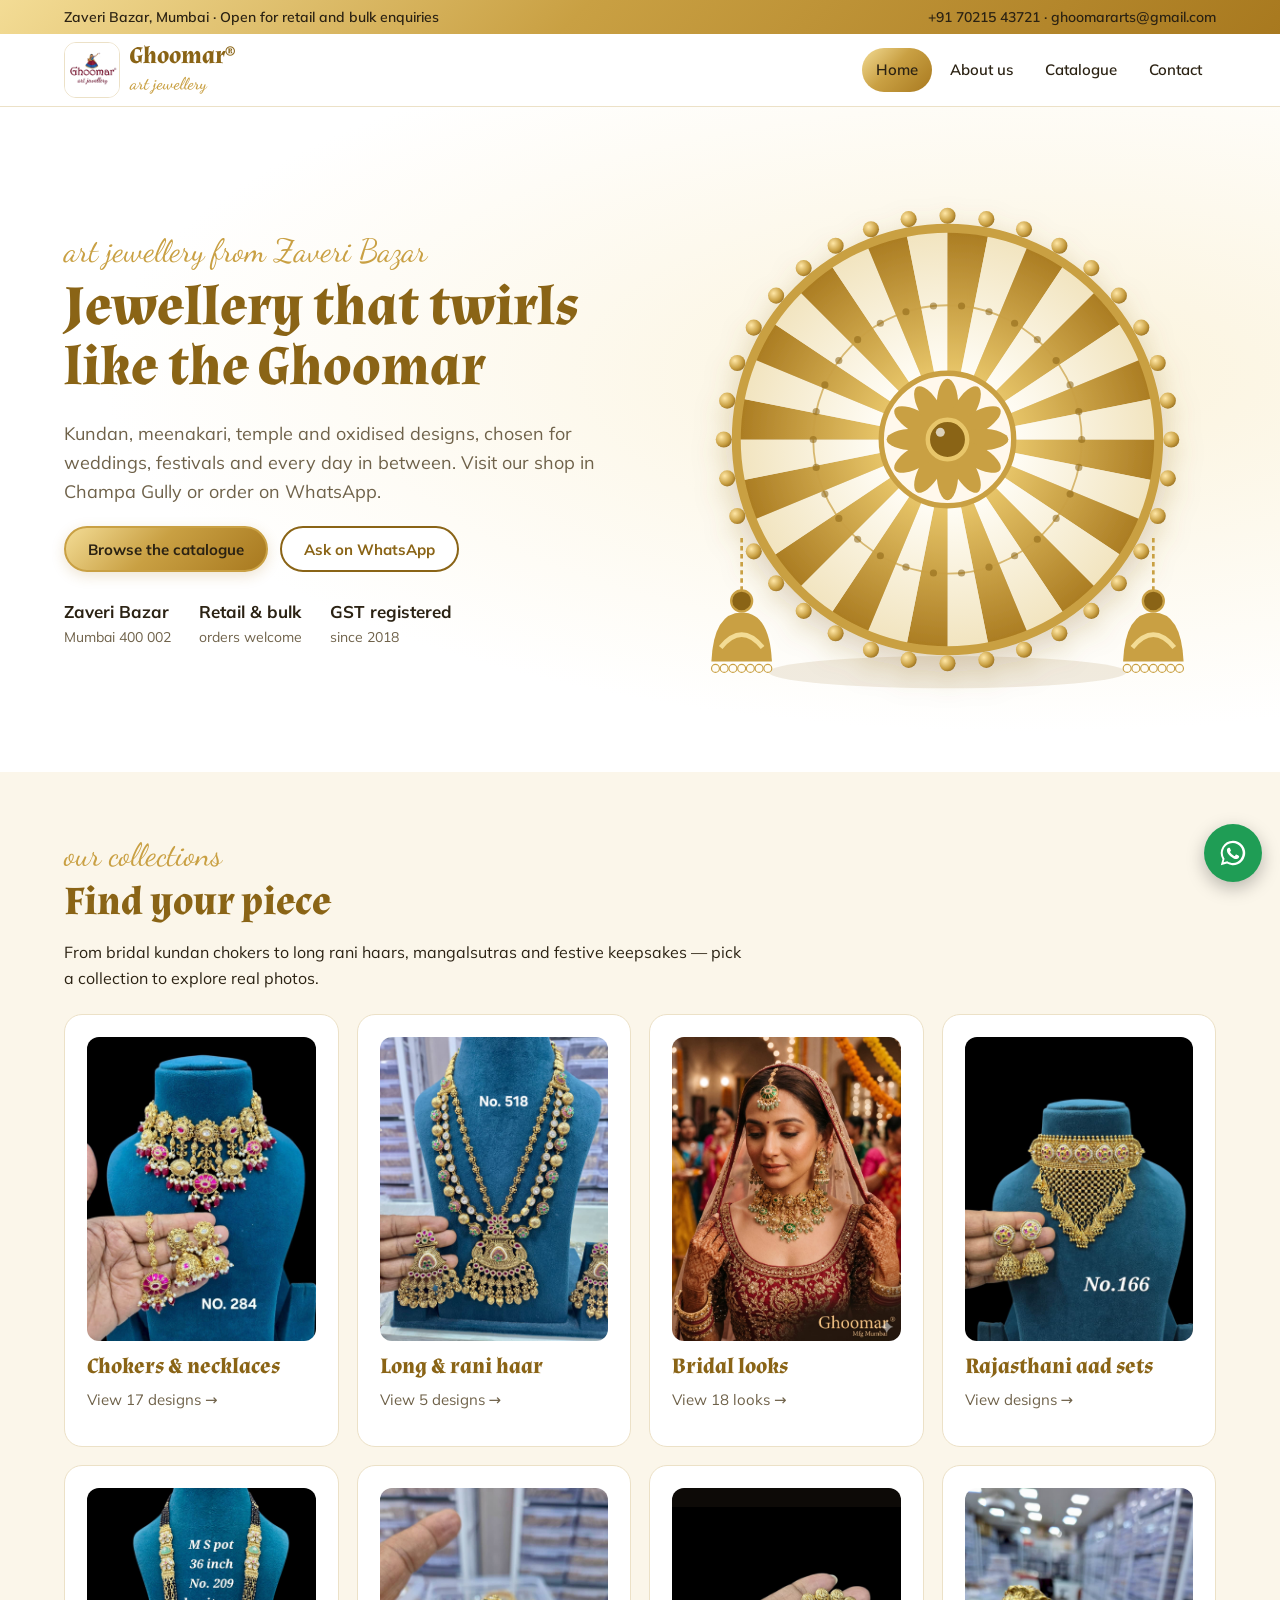
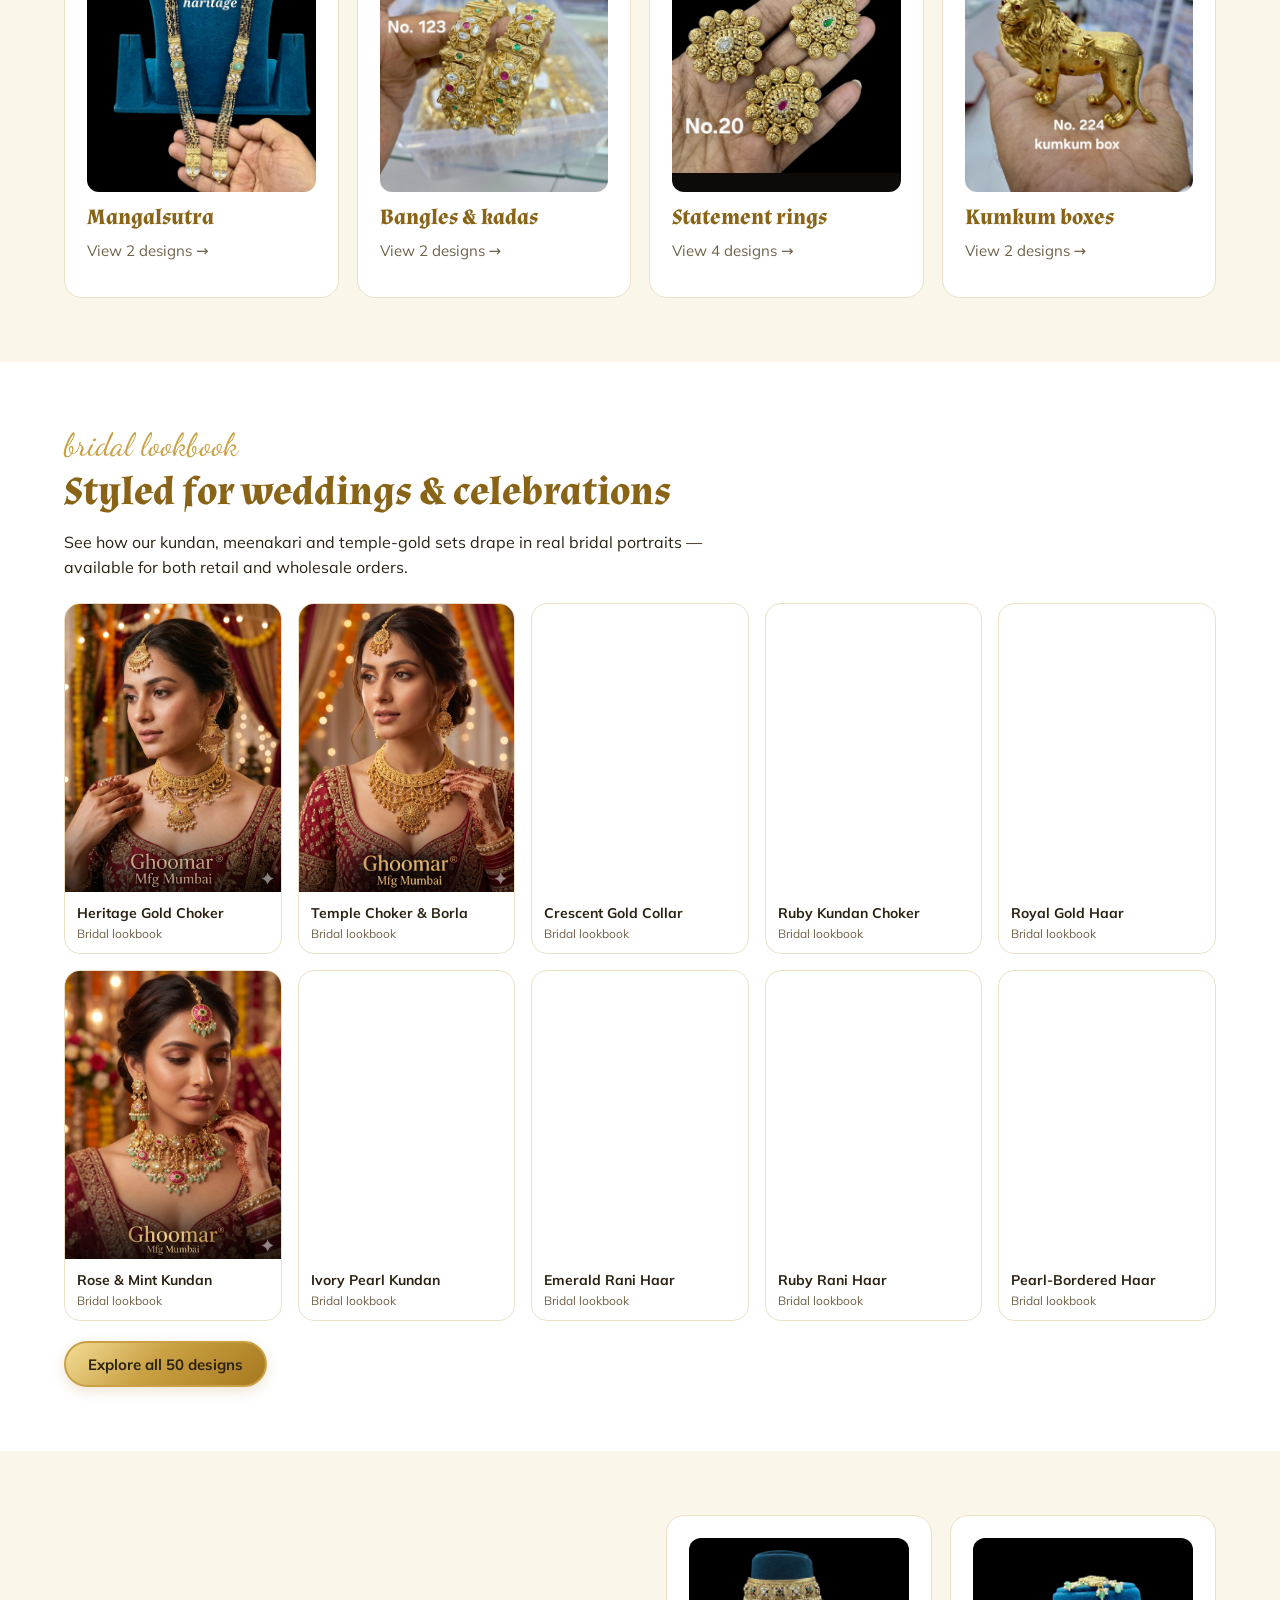
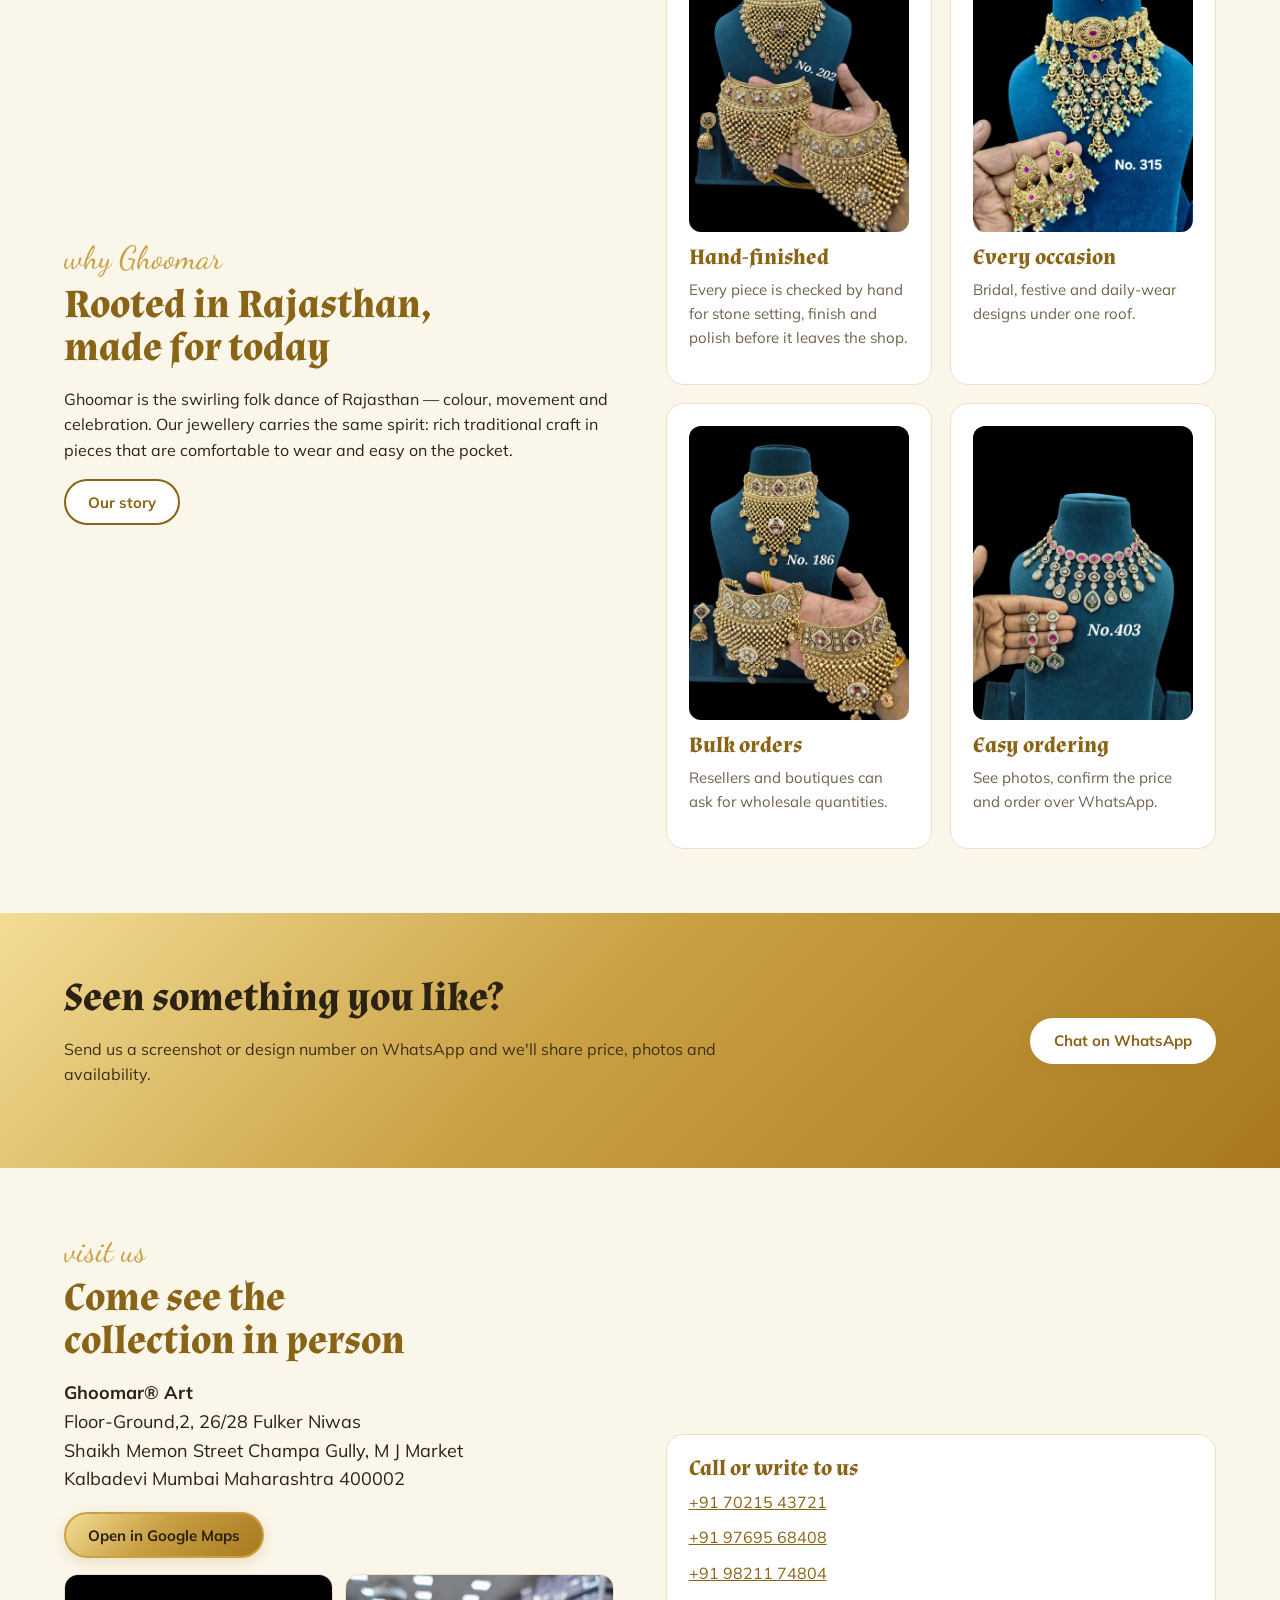
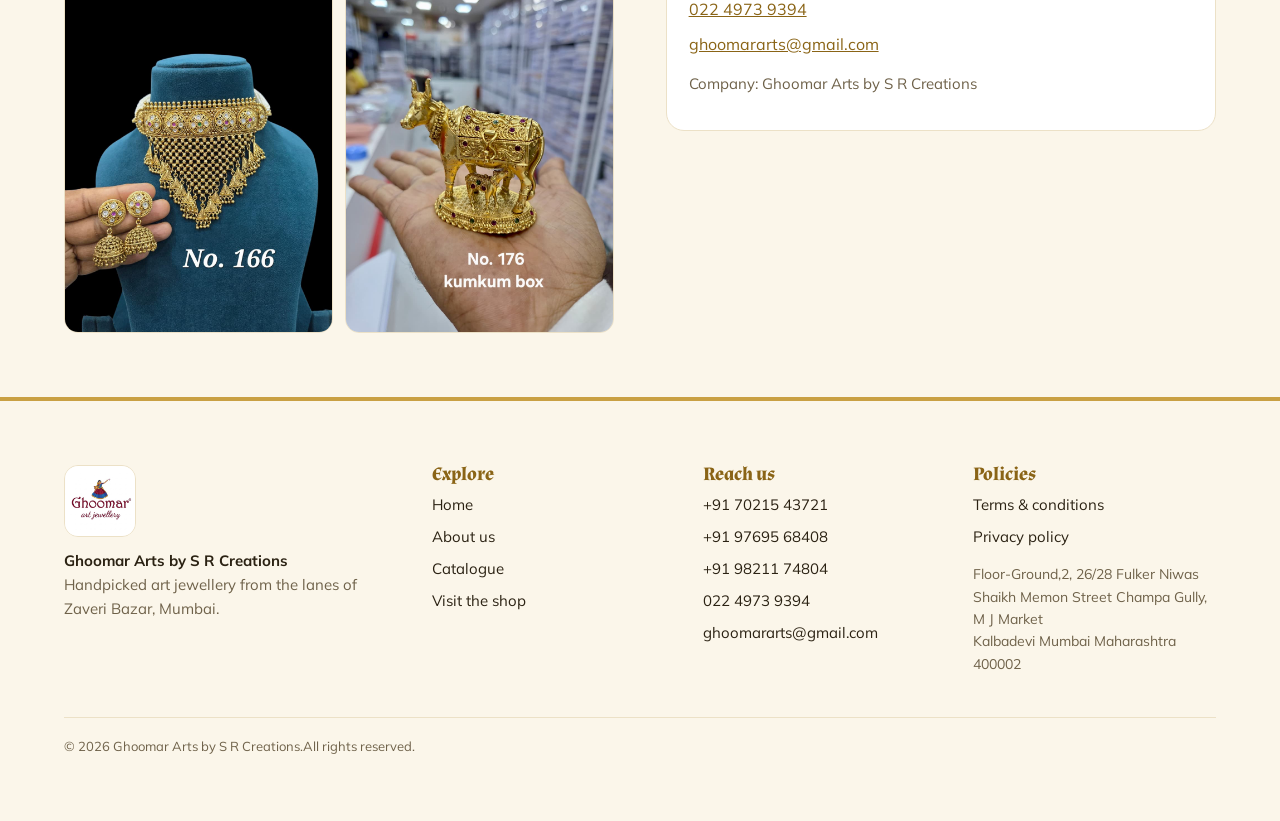
<file: index.html>
<!DOCTYPE html>
<html lang="en">

<head>
    <meta charset="utf-8">
    <meta name="viewport" content="width=device-width,initial-scale=1">
    <title>Ghoomar Art Jewellery</title>
    <meta name="description"
        content="Ghoomar art jewellery — kundan, meenakari, temple and oxidised jewellery from Zaveri Bazar, Mumbai.">
    <link rel="icon" href="logo.jpg">
    <link rel="preconnect" href="https://fonts.googleapis.com">
    <link rel="preconnect" href="https://fonts.gstatic.com" crossorigin>
    <link
        href="https://fonts.googleapis.com/css2?family=Almendra:wght@400;700&family=Dancing+Script:wght@500;600&family=Mulish:wght@400;600;700&display=swap"
        rel="stylesheet">
    <link rel="stylesheet" href="site.css">
</head>

<body>
    <div class="top">
        <div class="wrap"><span>Zaveri Bazar, Mumbai · Open for retail and bulk enquiries</span><span><a
                    href="tel:+917021543721">+91 70215 43721</a> · <a
                    href="mailto:ghoomararts@gmail.com">ghoomararts@gmail.com</a></span></div>
    </div>
    <header class="nav">
        <div class="wrap"><a class="brand" href="index.html"><img src="logo.jpg"
                    alt="Ghoomar art jewellery logo"><span><b>Ghoomar®</b><small>art jewellery</small></span></a>
            <nav class="links" aria-label="Main"><a href="index.html" aria-current=page>Home</a><a
                    href="about.html">About us</a><a href="catalogue.html">Catalogue</a><a
                    href="index.html#visit">Contact</a></nav>
        </div>
    </header>
    <main>
        <section class="band hero">
            <div class="wrap">
                <div>
                    <p class="script">art jewellery from Zaveri Bazar</p>
                    <h1>Jewellery that twirls like the Ghoomar</h1>
                    <p class="lead">Kundan, meenakari, temple and oxidised designs, chosen for weddings, festivals and
                        every day in between. Visit our shop in Champa Gully or order on WhatsApp.</p>
                    <div class="cta"><a class="btn" href="catalogue.html">Browse the catalogue</a><a class="btn ghost"
                            href="https://wa.me/917021543721?text=Hello%20Ghoomar%20Arts%2C%20I%20would%20like%20to%20see%20your%20latest%20designs.">Ask
                            on WhatsApp</a></div>
                    <div class="facts"><span><b>Zaveri Bazar</b>Mumbai 400 002</span><span><b>Retail &amp;
                                bulk</b>orders welcome</span><span><b>GST registered</b>since 2018</span></div>
                </div>
                <div class="fig"><svg viewBox="0 0 600 600" role="img"
                        aria-label="A twirling Ghoomar ghagra in gold and ivory, with jhumka earrings">
                        <defs>
                            <radialGradient id="gm" cx="300" cy="300" r="240" gradientUnits="userSpaceOnUse">
                                <stop offset=".3" stop-color="#e8c66a" />
                                <stop offset="1" stop-color="#a8791f" />
                            </radialGradient>
                            <radialGradient id="gb" cx="300" cy="300" r="240" gradientUnits="userSpaceOnUse">
                                <stop offset=".3" stop-color="#fffdf6" />
                                <stop offset="1" stop-color="#f1e3bd" />
                            </radialGradient>
                            <radialGradient id="gg" cx=".35" cy=".35" r=".8">
                                <stop offset="0" stop-color="#ffe7a6" />
                                <stop offset=".6" stop-color="#c9a043" />
                                <stop offset="1" stop-color="#8a6116" />
                            </radialGradient>
                            <filter id="sh" x="-20%" y="-20%" width="140%" height="140%">
                                <feDropShadow dx="0" dy="14" stdDeviation="14" flood-color="#8a6416"
                                    flood-opacity=".25" />
                            </filter>
                        </defs>
                        <ellipse cx="300" cy="560" rx="200" ry="18" fill="#8a6416" opacity=".12" />
                        <g filter="url(#sh)">
                            <g class="spin">
                                <path
                                    d="M370.0 300.0 L532.0 300.0 A232 232 0 0 1 527.5 345.3 L368.7 313.7 A70 70 0 0 0 370.0 300.0Z"
                                    fill="url(#gm)" />
                                <path
                                    d="M368.7 313.7 L527.5 345.3 A232 232 0 0 1 514.3 388.8 L364.7 326.8 A70 70 0 0 0 368.7 313.7Z"
                                    fill="url(#gb)" />
                                <path
                                    d="M364.7 326.8 L514.3 388.8 A232 232 0 0 1 492.9 428.9 L358.2 338.9 A70 70 0 0 0 364.7 326.8Z"
                                    fill="url(#gm)" />
                                <path
                                    d="M358.2 338.9 L492.9 428.9 A232 232 0 0 1 464.0 464.0 L349.5 349.5 A70 70 0 0 0 358.2 338.9Z"
                                    fill="url(#gb)" />
                                <path
                                    d="M349.5 349.5 L464.0 464.0 A232 232 0 0 1 428.9 492.9 L338.9 358.2 A70 70 0 0 0 349.5 349.5Z"
                                    fill="url(#gm)" />
                                <path
                                    d="M338.9 358.2 L428.9 492.9 A232 232 0 0 1 388.8 514.3 L326.8 364.7 A70 70 0 0 0 338.9 358.2Z"
                                    fill="url(#gb)" />
                                <path
                                    d="M326.8 364.7 L388.8 514.3 A232 232 0 0 1 345.3 527.5 L313.7 368.7 A70 70 0 0 0 326.8 364.7Z"
                                    fill="url(#gm)" />
                                <path
                                    d="M313.7 368.7 L345.3 527.5 A232 232 0 0 1 300.0 532.0 L300.0 370.0 A70 70 0 0 0 313.7 368.7Z"
                                    fill="url(#gb)" />
                                <path
                                    d="M300.0 370.0 L300.0 532.0 A232 232 0 0 1 254.7 527.5 L286.3 368.7 A70 70 0 0 0 300.0 370.0Z"
                                    fill="url(#gm)" />
                                <path
                                    d="M286.3 368.7 L254.7 527.5 A232 232 0 0 1 211.2 514.3 L273.2 364.7 A70 70 0 0 0 286.3 368.7Z"
                                    fill="url(#gb)" />
                                <path
                                    d="M273.2 364.7 L211.2 514.3 A232 232 0 0 1 171.1 492.9 L261.1 358.2 A70 70 0 0 0 273.2 364.7Z"
                                    fill="url(#gm)" />
                                <path
                                    d="M261.1 358.2 L171.1 492.9 A232 232 0 0 1 136.0 464.0 L250.5 349.5 A70 70 0 0 0 261.1 358.2Z"
                                    fill="url(#gb)" />
                                <path
                                    d="M250.5 349.5 L136.0 464.0 A232 232 0 0 1 107.1 428.9 L241.8 338.9 A70 70 0 0 0 250.5 349.5Z"
                                    fill="url(#gm)" />
                                <path
                                    d="M241.8 338.9 L107.1 428.9 A232 232 0 0 1 85.7 388.8 L235.3 326.8 A70 70 0 0 0 241.8 338.9Z"
                                    fill="url(#gb)" />
                                <path
                                    d="M235.3 326.8 L85.7 388.8 A232 232 0 0 1 72.5 345.3 L231.3 313.7 A70 70 0 0 0 235.3 326.8Z"
                                    fill="url(#gm)" />
                                <path
                                    d="M231.3 313.7 L72.5 345.3 A232 232 0 0 1 68.0 300.0 L230.0 300.0 A70 70 0 0 0 231.3 313.7Z"
                                    fill="url(#gb)" />
                                <path
                                    d="M230.0 300.0 L68.0 300.0 A232 232 0 0 1 72.5 254.7 L231.3 286.3 A70 70 0 0 0 230.0 300.0Z"
                                    fill="url(#gm)" />
                                <path
                                    d="M231.3 286.3 L72.5 254.7 A232 232 0 0 1 85.7 211.2 L235.3 273.2 A70 70 0 0 0 231.3 286.3Z"
                                    fill="url(#gb)" />
                                <path
                                    d="M235.3 273.2 L85.7 211.2 A232 232 0 0 1 107.1 171.1 L241.8 261.1 A70 70 0 0 0 235.3 273.2Z"
                                    fill="url(#gm)" />
                                <path
                                    d="M241.8 261.1 L107.1 171.1 A232 232 0 0 1 136.0 136.0 L250.5 250.5 A70 70 0 0 0 241.8 261.1Z"
                                    fill="url(#gb)" />
                                <path
                                    d="M250.5 250.5 L136.0 136.0 A232 232 0 0 1 171.1 107.1 L261.1 241.8 A70 70 0 0 0 250.5 250.5Z"
                                    fill="url(#gm)" />
                                <path
                                    d="M261.1 241.8 L171.1 107.1 A232 232 0 0 1 211.2 85.7 L273.2 235.3 A70 70 0 0 0 261.1 241.8Z"
                                    fill="url(#gb)" />
                                <path
                                    d="M273.2 235.3 L211.2 85.7 A232 232 0 0 1 254.7 72.5 L286.3 231.3 A70 70 0 0 0 273.2 235.3Z"
                                    fill="url(#gm)" />
                                <path
                                    d="M286.3 231.3 L254.7 72.5 A232 232 0 0 1 300.0 68.0 L300.0 230.0 A70 70 0 0 0 286.3 231.3Z"
                                    fill="url(#gb)" />
                                <path
                                    d="M300.0 230.0 L300.0 68.0 A232 232 0 0 1 345.3 72.5 L313.7 231.3 A70 70 0 0 0 300.0 230.0Z"
                                    fill="url(#gm)" />
                                <path
                                    d="M313.7 231.3 L345.3 72.5 A232 232 0 0 1 388.8 85.7 L326.8 235.3 A70 70 0 0 0 313.7 231.3Z"
                                    fill="url(#gb)" />
                                <path
                                    d="M326.8 235.3 L388.8 85.7 A232 232 0 0 1 428.9 107.1 L338.9 241.8 A70 70 0 0 0 326.8 235.3Z"
                                    fill="url(#gm)" />
                                <path
                                    d="M338.9 241.8 L428.9 107.1 A232 232 0 0 1 464.0 136.0 L349.5 250.5 A70 70 0 0 0 338.9 241.8Z"
                                    fill="url(#gb)" />
                                <path
                                    d="M349.5 250.5 L464.0 136.0 A232 232 0 0 1 492.9 171.1 L358.2 261.1 A70 70 0 0 0 349.5 250.5Z"
                                    fill="url(#gm)" />
                                <path
                                    d="M358.2 261.1 L492.9 171.1 A232 232 0 0 1 514.3 211.2 L364.7 273.2 A70 70 0 0 0 358.2 261.1Z"
                                    fill="url(#gb)" />
                                <path
                                    d="M364.7 273.2 L514.3 211.2 A232 232 0 0 1 527.5 254.7 L368.7 286.3 A70 70 0 0 0 364.7 273.2Z"
                                    fill="url(#gm)" />
                                <path
                                    d="M368.7 286.3 L527.5 254.7 A232 232 0 0 1 532.0 300.0 L370.0 300.0 A70 70 0 0 0 368.7 286.3Z"
                                    fill="url(#gb)" />
                                <circle cx="300" cy="300" r="236" fill="none" stroke="#c9a043" stroke-width="10" />
                                <circle cx="550.0" cy="300.0" r="9" fill="url(#gg)" />
                                <circle cx="546.2" cy="343.4" r="9" fill="url(#gg)" />
                                <circle cx="534.9" cy="385.5" r="9" fill="url(#gg)" />
                                <circle cx="516.5" cy="425.0" r="9" fill="url(#gg)" />
                                <circle cx="491.5" cy="460.7" r="9" fill="url(#gg)" />
                                <circle cx="460.7" cy="491.5" r="9" fill="url(#gg)" />
                                <circle cx="425.0" cy="516.5" r="9" fill="url(#gg)" />
                                <circle cx="385.5" cy="534.9" r="9" fill="url(#gg)" />
                                <circle cx="343.4" cy="546.2" r="9" fill="url(#gg)" />
                                <circle cx="300.0" cy="550.0" r="9" fill="url(#gg)" />
                                <circle cx="256.6" cy="546.2" r="9" fill="url(#gg)" />
                                <circle cx="214.5" cy="534.9" r="9" fill="url(#gg)" />
                                <circle cx="175.0" cy="516.5" r="9" fill="url(#gg)" />
                                <circle cx="139.3" cy="491.5" r="9" fill="url(#gg)" />
                                <circle cx="108.5" cy="460.7" r="9" fill="url(#gg)" />
                                <circle cx="83.5" cy="425.0" r="9" fill="url(#gg)" />
                                <circle cx="65.1" cy="385.5" r="9" fill="url(#gg)" />
                                <circle cx="53.8" cy="343.4" r="9" fill="url(#gg)" />
                                <circle cx="50.0" cy="300.0" r="9" fill="url(#gg)" />
                                <circle cx="53.8" cy="256.6" r="9" fill="url(#gg)" />
                                <circle cx="65.1" cy="214.5" r="9" fill="url(#gg)" />
                                <circle cx="83.5" cy="175.0" r="9" fill="url(#gg)" />
                                <circle cx="108.5" cy="139.3" r="9" fill="url(#gg)" />
                                <circle cx="139.3" cy="108.5" r="9" fill="url(#gg)" />
                                <circle cx="175.0" cy="83.5" r="9" fill="url(#gg)" />
                                <circle cx="214.5" cy="65.1" r="9" fill="url(#gg)" />
                                <circle cx="256.6" cy="53.8" r="9" fill="url(#gg)" />
                                <circle cx="300.0" cy="50.0" r="9" fill="url(#gg)" />
                                <circle cx="343.4" cy="53.8" r="9" fill="url(#gg)" />
                                <circle cx="385.5" cy="65.1" r="9" fill="url(#gg)" />
                                <circle cx="425.0" cy="83.5" r="9" fill="url(#gg)" />
                                <circle cx="460.7" cy="108.5" r="9" fill="url(#gg)" />
                                <circle cx="491.5" cy="139.3" r="9" fill="url(#gg)" />
                                <circle cx="516.5" cy="175.0" r="9" fill="url(#gg)" />
                                <circle cx="534.9" cy="214.5" r="9" fill="url(#gg)" />
                                <circle cx="546.2" cy="256.6" r="9" fill="url(#gg)" />
                                <circle cx="300" cy="300" r="150" fill="none" stroke="#c9a043" stroke-width="2"
                                    opacity=".7" />
                                <circle cx="450.0" cy="300.0" r="4" fill="#8a6416" opacity=".55" />
                                <circle cx="446.7" cy="331.2" r="4" fill="#8a6416" opacity=".55" />
                                <circle cx="437.0" cy="361.0" r="4" fill="#8a6416" opacity=".55" />
                                <circle cx="421.4" cy="388.2" r="4" fill="#8a6416" opacity=".55" />
                                <circle cx="400.4" cy="411.5" r="4" fill="#8a6416" opacity=".55" />
                                <circle cx="375.0" cy="429.9" r="4" fill="#8a6416" opacity=".55" />
                                <circle cx="346.4" cy="442.7" r="4" fill="#8a6416" opacity=".55" />
                                <circle cx="315.7" cy="449.2" r="4" fill="#8a6416" opacity=".55" />
                                <circle cx="284.3" cy="449.2" r="4" fill="#8a6416" opacity=".55" />
                                <circle cx="253.6" cy="442.7" r="4" fill="#8a6416" opacity=".55" />
                                <circle cx="225.0" cy="429.9" r="4" fill="#8a6416" opacity=".55" />
                                <circle cx="199.6" cy="411.5" r="4" fill="#8a6416" opacity=".55" />
                                <circle cx="178.6" cy="388.2" r="4" fill="#8a6416" opacity=".55" />
                                <circle cx="163.0" cy="361.0" r="4" fill="#8a6416" opacity=".55" />
                                <circle cx="153.3" cy="331.2" r="4" fill="#8a6416" opacity=".55" />
                                <circle cx="150.0" cy="300.0" r="4" fill="#8a6416" opacity=".55" />
                                <circle cx="153.3" cy="268.8" r="4" fill="#8a6416" opacity=".55" />
                                <circle cx="163.0" cy="239.0" r="4" fill="#8a6416" opacity=".55" />
                                <circle cx="178.6" cy="211.8" r="4" fill="#8a6416" opacity=".55" />
                                <circle cx="199.6" cy="188.5" r="4" fill="#8a6416" opacity=".55" />
                                <circle cx="225.0" cy="170.1" r="4" fill="#8a6416" opacity=".55" />
                                <circle cx="253.6" cy="157.3" r="4" fill="#8a6416" opacity=".55" />
                                <circle cx="284.3" cy="150.8" r="4" fill="#8a6416" opacity=".55" />
                                <circle cx="315.7" cy="150.8" r="4" fill="#8a6416" opacity=".55" />
                                <circle cx="346.4" cy="157.3" r="4" fill="#8a6416" opacity=".55" />
                                <circle cx="375.0" cy="170.1" r="4" fill="#8a6416" opacity=".55" />
                                <circle cx="400.4" cy="188.5" r="4" fill="#8a6416" opacity=".55" />
                                <circle cx="421.4" cy="211.8" r="4" fill="#8a6416" opacity=".55" />
                                <circle cx="437.0" cy="239.0" r="4" fill="#8a6416" opacity=".55" />
                                <circle cx="446.7" cy="268.8" r="4" fill="#8a6416" opacity=".55" />
                            </g>
                        </g>
                        <circle cx="300" cy="300" r="74" fill="#fff8ec" stroke="#c9a043" stroke-width="6" />
                        <ellipse cx="300" cy="262" rx="12" ry="30" fill="#c9a043" transform="rotate(0 300 300)" />
                        <ellipse cx="300" cy="262" rx="12" ry="30" fill="#c9a043" transform="rotate(30 300 300)" />
                        <ellipse cx="300" cy="262" rx="12" ry="30" fill="#c9a043" transform="rotate(60 300 300)" />
                        <ellipse cx="300" cy="262" rx="12" ry="30" fill="#c9a043" transform="rotate(90 300 300)" />
                        <ellipse cx="300" cy="262" rx="12" ry="30" fill="#c9a043" transform="rotate(120 300 300)" />
                        <ellipse cx="300" cy="262" rx="12" ry="30" fill="#c9a043" transform="rotate(150 300 300)" />
                        <ellipse cx="300" cy="262" rx="12" ry="30" fill="#c9a043" transform="rotate(180 300 300)" />
                        <ellipse cx="300" cy="262" rx="12" ry="30" fill="#c9a043" transform="rotate(210 300 300)" />
                        <ellipse cx="300" cy="262" rx="12" ry="30" fill="#c9a043" transform="rotate(240 300 300)" />
                        <ellipse cx="300" cy="262" rx="12" ry="30" fill="#c9a043" transform="rotate(270 300 300)" />
                        <ellipse cx="300" cy="262" rx="12" ry="30" fill="#c9a043" transform="rotate(300 300 300)" />
                        <ellipse cx="300" cy="262" rx="12" ry="30" fill="#c9a043" transform="rotate(330 300 300)" />
                        <circle cx="300" cy="300" r="22" fill="#8a6416" stroke="#e8c66a" stroke-width="5" />
                        <circle cx="292" cy="292" r="5" fill="#fff" opacity=".7" />
                        <line x1="70" y1="410" x2="70" y2="470" stroke="#c9a043" stroke-width="3"
                            stroke-dasharray="5 4" />
                        <g transform="translate(70 470) scale(1.3) translate(-70 -470)">
                            <circle cx="70.0" cy="478.0" r="9.0" fill="#8a6416" stroke="#c9a043" stroke-width="2" />
                            <path d="M44.0 530.0 Q46.0 488.0 70.0 488.0 Q94.0 488.0 96.0 530.0 Z" fill="#c9a043" />
                            <path d="M52.0 518.0 Q70.0 496.0 88.0 518.0" fill="none" stroke="#f3dc95"
                                stroke-width="4.0" />
                            <circle cx="47.5" cy="536.0" r="3.4" fill="#fffdf6" stroke="#c9a043" />
                            <circle cx="55.0" cy="536.0" r="3.4" fill="#fffdf6" stroke="#c9a043" />
                            <circle cx="62.5" cy="536.0" r="3.4" fill="#fffdf6" stroke="#c9a043" />
                            <circle cx="70.0" cy="536.0" r="3.4" fill="#fffdf6" stroke="#c9a043" />
                            <circle cx="77.5" cy="536.0" r="3.4" fill="#fffdf6" stroke="#c9a043" />
                            <circle cx="85.0" cy="536.0" r="3.4" fill="#fffdf6" stroke="#c9a043" />
                            <circle cx="92.5" cy="536.0" r="3.4" fill="#fffdf6" stroke="#c9a043" />
                        </g>
                        <line x1="530" y1="410" x2="530" y2="470" stroke="#c9a043" stroke-width="3"
                            stroke-dasharray="5 4" />
                        <g transform="translate(530 470) scale(1.3) translate(-530 -470)">
                            <circle cx="530.0" cy="478.0" r="9.0" fill="#8a6416" stroke="#c9a043" stroke-width="2" />
                            <path d="M504.0 530.0 Q506.0 488.0 530.0 488.0 Q554.0 488.0 556.0 530.0 Z" fill="#c9a043" />
                            <path d="M512.0 518.0 Q530.0 496.0 548.0 518.0" fill="none" stroke="#f3dc95"
                                stroke-width="4.0" />
                            <circle cx="507.5" cy="536.0" r="3.4" fill="#fffdf6" stroke="#c9a043" />
                            <circle cx="515.0" cy="536.0" r="3.4" fill="#fffdf6" stroke="#c9a043" />
                            <circle cx="522.5" cy="536.0" r="3.4" fill="#fffdf6" stroke="#c9a043" />
                            <circle cx="530.0" cy="536.0" r="3.4" fill="#fffdf6" stroke="#c9a043" />
                            <circle cx="537.5" cy="536.0" r="3.4" fill="#fffdf6" stroke="#c9a043" />
                            <circle cx="545.0" cy="536.0" r="3.4" fill="#fffdf6" stroke="#c9a043" />
                            <circle cx="552.5" cy="536.0" r="3.4" fill="#fffdf6" stroke="#c9a043" />
                        </g>
                    </svg></div>
            </div>
        </section>

        <section class="band soft" id="collections">
            <div class="wrap">
                <p class="script">our collections</p>
                <h2>Find your piece</h2>
                <p>From bridal kundan chokers to long rani haars, mangalsutras and festive keepsakes — pick a collection
                    to explore real photos.</p>
                <div class="grid" style="margin-top:22px">
                    <a class="card" href="catalogue.html#necklaces" style="text-decoration:none;color:inherit">
                        <img class="art" src="public/WhatsApp%20Image%202026-11-24%20at%203.50.05%20PM.jpeg"
                            alt="Kundan ruby drop choker set No. 284" loading="lazy" decoding="async">
                        <h3>Chokers &amp; necklaces</h3>
                        <p>View 17 designs →</p>
                    </a>
                    <a class="card" href="catalogue.html#haar" style="text-decoration:none;color:inherit">
                        <img class="art" src="public/WhatsApp%20Image%202026-11-24%20at%203.50.09%20PM%20(1).jpeg"
                            alt="Layered pearl and gold rani haar No. 518" loading="lazy" decoding="async">
                        <h3>Long &amp; rani haar</h3>
                        <p>View 5 designs →</p>
                    </a>
                    <a class="card" href="catalogue.html#bridal" style="text-decoration:none;color:inherit">
                        <img class="art" src="public/WhatsApp%20Image%202026-11-24%20at%203.50.22%20PM%20(1).jpeg"
                            alt="Emerald kundan bridal necklace set look" loading="lazy" decoding="async">
                        <h3>Bridal looks</h3>
                        <p>View 18 looks →</p>
                    </a>
                    <a class="card" href="catalogue.html#necklaces" style="text-decoration:none;color:inherit">
                        <img class="art" src="public/WhatsApp%20Image%202026-11-24%20at%203.50.26%20PM%20(2).jpeg"
                            alt="Ruby kundan Rajasthani aad choker No. 166" loading="lazy" decoding="async">
                        <h3>Rajasthani aad sets</h3>
                        <p>View designs →</p>
                    </a>
                    <a class="card" href="catalogue.html#mangalsutra" style="text-decoration:none;color:inherit">
                        <img class="art" src="public/WhatsApp%20Image%202026-11-24%20at%203.50.10%20PM.jpeg"
                            alt="Heritage 36-inch black bead mangalsutra No. 209" loading="lazy" decoding="async">
                        <h3>Mangalsutra</h3>
                        <p>View 2 designs →</p>
                    </a>
                    <a class="card" href="catalogue.html#bangles" style="text-decoration:none;color:inherit">
                        <img class="art" src="public/WhatsApp%20Image%202026-11-24%20at%203.50.07%20PM%20(1).jpeg"
                            alt="Kundan multi-stone broad kada pair No. 123" loading="lazy" decoding="async">
                        <h3>Bangles &amp; kadas</h3>
                        <p>View 2 designs →</p>
                    </a>
                    <a class="card" href="catalogue.html#rings" style="text-decoration:none;color:inherit">
                        <img class="art contain" src="public/WhatsApp%20Image%202026-11-24%20at%203.50.13%20PM.jpeg"
                            alt="Antique gold and pearl floral statement rings No. 20" loading="lazy" decoding="async">
                        <h3>Statement rings</h3>
                        <p>View 4 designs →</p>
                    </a>
                    <a class="card" href="catalogue.html#keepsakes" style="text-decoration:none;color:inherit">
                        <img class="art" src="public/WhatsApp%20Image%202026-11-24%20at%203.50.10%20PM%20(1).jpeg"
                            alt="Antique gold lion kumkum box No. 224" loading="lazy" decoding="async">
                        <h3>Kumkum boxes</h3>
                        <p>View 2 designs →</p>
                    </a>
                </div>
            </div>
        </section>

        <section class="band" id="lookbook">
            <div class="wrap">
                <p class="script">bridal lookbook</p>
                <h2>Styled for weddings &amp; celebrations</h2>
                <p>See how our kundan, meenakari and temple-gold sets drape in real bridal portraits — available for both
                    retail and wholesale orders.</p>
                <div class="lookbook">
                    <a class="look-card" href="catalogue.html#bridal">
                        <img src="public/WhatsApp%20Image%202026-11-24%20at%203.50.18%20PM%20(2).jpeg"
                            alt="Bridal portrait in layered gold choker and jhumkas" loading="lazy" decoding="async">
                        <figcaption>Heritage Gold Choker<small>Bridal lookbook</small></figcaption>
                    </a>
                    <a class="look-card" href="catalogue.html#bridal">
                        <img src="public/WhatsApp%20Image%202026-11-24%20at%203.50.19%20PM%20(1).jpeg"
                            alt="Bridal portrait in grand temple gold choker and borla" loading="lazy" decoding="async">
                        <figcaption>Temple Choker &amp; Borla<small>Bridal lookbook</small></figcaption>
                    </a>
                    <a class="look-card" href="catalogue.html#bridal">
                        <img src="public/WhatsApp%20Image%202026-11-24%20at%203.50.19%20PM.jpeg"
                            alt="Bridal portrait in crescent gold collar and jhumkas" loading="lazy" decoding="async">
                        <figcaption>Crescent Gold Collar<small>Bridal lookbook</small></figcaption>
                    </a>
                    <a class="look-card" href="catalogue.html#bridal">
                        <img src="public/WhatsApp%20Image%202026-11-24%20at%203.50.20%20PM%20(1).jpeg"
                            alt="Bridal portrait in maroon veil with ruby kundan set" loading="lazy" decoding="async">
                        <figcaption>Ruby Kundan Choker<small>Bridal lookbook</small></figcaption>
                    </a>
                    <a class="look-card" href="catalogue.html#bridal">
                        <img src="public/WhatsApp%20Image%202026-11-24%20at%203.50.20%20PM.jpeg"
                            alt="Bridal portrait in royal gold layered haar" loading="lazy" decoding="async">
                        <figcaption>Royal Gold Haar<small>Bridal lookbook</small></figcaption>
                    </a>
                    <a class="look-card" href="catalogue.html#bridal">
                        <img src="public/WhatsApp%20Image%202026-11-24%20at%203.50.21%20PM%20(1).jpeg"
                            alt="Bridal portrait in rose and mint kundan set" loading="lazy" decoding="async">
                        <figcaption>Rose &amp; Mint Kundan<small>Bridal lookbook</small></figcaption>
                    </a>
                    <a class="look-card" href="catalogue.html#bridal">
                        <img src="public/WhatsApp%20Image%202026-11-24%20at%203.50.22%20PM.jpeg"
                            alt="Bridal portrait in ivory pearl and gold kundan choker" loading="lazy" decoding="async">
                        <figcaption>Ivory Pearl Kundan<small>Bridal lookbook</small></figcaption>
                    </a>
                    <a class="look-card" href="catalogue.html#bridal">
                        <img src="public/WhatsApp%20Image%202026-11-24%20at%203.50.24%20PM%20(1).jpeg"
                            alt="Bridal portrait in emerald double-strand rani haar" loading="lazy" decoding="async">
                        <figcaption>Emerald Rani Haar<small>Bridal lookbook</small></figcaption>
                    </a>
                    <a class="look-card" href="catalogue.html#bridal">
                        <img src="public/WhatsApp%20Image%202026-11-24%20at%203.50.24%20PM%20(2).jpeg"
                            alt="Bridal portrait in ruby double-strand rani haar" loading="lazy" decoding="async">
                        <figcaption>Ruby Rani Haar<small>Bridal lookbook</small></figcaption>
                    </a>
                    <a class="look-card" href="catalogue.html#bridal">
                        <img src="public/WhatsApp%20Image%202026-11-24%20at%203.50.25%20PM.jpeg"
                            alt="Bridal portrait in ivory and ruby rani haar" loading="lazy" decoding="async">
                        <figcaption>Pearl-Bordered Haar<small>Bridal lookbook</small></figcaption>
                    </a>
                </div>
                <div class="cta"><a class="btn" href="catalogue.html">Explore all 50 designs</a></div>
            </div>
        </section>

        <section class="band soft">
            <div class="wrap split">
                <div>
                    <p class="script">why Ghoomar</p>
                    <h2>Rooted in Rajasthan, made for today</h2>
                    <p>Ghoomar is the swirling folk dance of Rajasthan — colour, movement and celebration. Our jewellery
                        carries the same spirit: rich traditional craft in pieces that are comfortable to wear and easy
                        on the pocket.</p>
                    <a class="btn ghost" href="about.html">Our story</a>
                </div>
                <div class="grid" style="grid-template-columns:repeat(auto-fill,minmax(min(100%,200px),1fr))">
                    <div class="card">
                        <img class="art" src="public/WhatsApp%20Image%202026-11-24%20at%203.50.11%20PM%20(1).jpeg"
                            alt="Hand-finished bridal gold and pearl combo set No. 202" loading="lazy" decoding="async">
                        <h3>Hand-finished</h3>
                        <p>Every piece is checked by hand for stone setting, finish and polish before it leaves the
                            shop.</p>
                    </div>
                    <div class="card">
                        <img class="art" src="public/WhatsApp%20Image%202026-11-24%20at%203.50.14%20PM%20(1).jpeg"
                            alt="Pastel mint and pink meena cascade choker No. 315" loading="lazy" decoding="async">
                        <h3>Every occasion</h3>
                        <p>Bridal, festive and daily-wear designs under one roof.</p>
                    </div>
                    <div class="card">
                        <img class="art" src="public/WhatsApp%20Image%202026-11-24%20at%203.50.12%20PM%20(1).jpeg"
                            alt="Wholesale bridal dual-choker gold and pearl set No. 186" loading="lazy"
                            decoding="async">
                        <h3>Bulk orders</h3>
                        <p>Resellers and boutiques can ask for wholesale quantities.</p>
                    </div>
                    <div class="card">
                        <img class="art" src="public/WhatsApp%20Image%202026-11-24%20at%203.50.17%20PM.jpeg"
                            alt="Silver-tone AD and ruby collar necklace set No. 403" loading="lazy" decoding="async">
                        <h3>Easy ordering</h3>
                        <p>See photos, confirm the price and order over WhatsApp.</p>
                    </div>
                </div>
            </div>
        </section>

        <section class="band strip">
            <div class="wrap">
                <div>
                    <h2>Seen something you like?</h2>
                    <p>Send us a screenshot or design number on WhatsApp and we'll share price, photos and availability.
                    </p>
                </div>
                <a class="btn gold"
                    href="https://wa.me/917021543721?text=Hello%20Ghoomar%20Arts%2C%20I%20would%20like%20to%20place%20an%20order.">Chat
                    on WhatsApp</a>
            </div>
        </section>

        <section class="band soft" id="visit">
            <div class="wrap split">
                <div>
                    <p class="script">visit us</p>
                    <h2>Come see the collection in person</h2>
                    <p style="font-size:18px"><b>Ghoomar® Art</b><br>Floor-Ground,2, 26/28 Fulker Niwas<br>Shaikh Memon
                        Street Champa Gully, M J Market<br>Kalbadevi Mumbai Maharashtra 400002</p>
                    <a class="btn"
                        href="https://www.google.com/maps/search/?api=1&query=26%2F28%20Fulker%20Niwas%20Shaikh%20Memon%20Street%20Champa%20Gully%20M%20J%20Market%20Kalbadevi%20Mumbai%20Maharashtra%20400002">Open
                        in Google Maps</a>
                    <div class="pair-grid">
                        <img src="public/WhatsApp%20Image%202026-11-24%20at%203.50.26%20PM%20(1).jpeg"
                            alt="Rajasthani ghungroo aad choker No. 166" loading="lazy" decoding="async">
                        <img src="public/WhatsApp%20Image%202026-11-24%20at%203.50.53%20PM%20(1).jpeg"
                            alt="Antique gold cow and calf kumkum box No. 176" loading="lazy" decoding="async">
                    </div>
                </div>
                <div class="card">
                    <h3>Call or write to us</h3>
                    <ul class="contact-list">
                        <li><a href="tel:+917021543721">+91 70215 43721</a></li>
                        <li><a href="tel:+919769568408">+91 97695 68408</a></li>
                        <li><a href="tel:+919821174804">+91 98211 74804</a></li>
                        <li><a href="tel:+912249739394">022 4973 9394</a></li>
                        <li><a href="mailto:ghoomararts@gmail.com">ghoomararts@gmail.com</a></li>
                    </ul>
                    <p class="note" style="margin-top:14px">Company: Ghoomar Arts by S R Creations</p>
                </div>
            </div>
        </section>
    </main>
    <footer class="band">
        <div class="wrap">
            <div class="cols">
                <div><img class="logo" src="logo.jpg" alt="">
                    <p><b style="color:var(--ink)">Ghoomar Arts by S R Creations</b><br>Handpicked art jewellery from
                        the lanes of Zaveri Bazar, Mumbai.</p>
                </div>
                <div>
                    <h3>Explore</h3>
                    <ul>
                        <li><a href="index.html">Home</a></li>
                        <li><a href="about.html">About us</a></li>
                        <li><a href="catalogue.html">Catalogue</a></li>
                        <li><a href="index.html#visit">Visit the shop</a></li>
                    </ul>
                </div>
                <div>
                    <h3>Reach us</h3>
                    <ul>
                        <li><a href="tel:+917021543721">+91 70215 43721</a></li>
                        <li><a href="tel:+919769568408">+91 97695 68408</a></li>
                        <li><a href="tel:+919821174804">+91 98211 74804</a></li>
                        <li><a href="tel:+912249739394">022 4973 9394</a></li>
                        <li><a href="mailto:ghoomararts@gmail.com">ghoomararts@gmail.com</a></li>
                    </ul>
                </div>
                <div>
                    <h3>Policies</h3>
                    <ul>
                        <li><a href="terms.html">Terms &amp; conditions</a></li>
                        <li><a href="privacy.html">Privacy policy</a></li>
                    </ul>
                    <p style="margin-top:14px;font-size:14px">Floor-Ground,2, 26/28 Fulker Niwas<br>Shaikh Memon
                        Street Champa Gully, M J Market<br>Kalbadevi Mumbai Maharashtra 400002</p>
                </div>
            </div>
            <div class="base"><span>© 2026 Ghoomar Arts by S R Creations.All rights reserved.</span></div>
        </div>
    </footer>
    <a class="wa" href="https://wa.me/917021543721?text=Hello%20Ghoomar%20Arts%2C%20I%20have%20an%20enquiry."
        aria-label="Chat with us on WhatsApp"><svg width="30" height="30" viewBox="0 0 32 32" aria-hidden="true">
            <path fill="#fff"
                d="M16 3a13 13 0 0 0-11.2 19.6L3 29l6.6-1.7A13 13 0 1 0 16 3zm0 23.6c-2 0-4-.6-5.7-1.6l-.4-.2-3.9 1 1-3.8-.3-.4A10.6 10.6 0 1 1 16 26.6zm5.8-7.9c-.3-.2-1.9-.9-2.2-1s-.5-.2-.7.2-.8 1-1 1.2-.4.2-.7 0a8.7 8.7 0 0 1-4.3-3.8c-.3-.6.3-.5.9-1.6.1-.2 0-.4 0-.5l-1-2.4c-.3-.6-.5-.5-.7-.5h-.6a1.2 1.2 0 0 0-.9.4 3.6 3.6 0 0 0-1.1 2.7 6.3 6.3 0 0 0 1.3 3.3 14.4 14.4 0 0 0 5.5 4.9c2 .9 2.8 1 3.9.8a3.3 3.3 0 0 0 2.1-1.5 2.7 2.7 0 0 0 .2-1.5c-.1-.1-.3-.2-.7-.4z" />
        </svg></a>
</body>

</html>
</file>
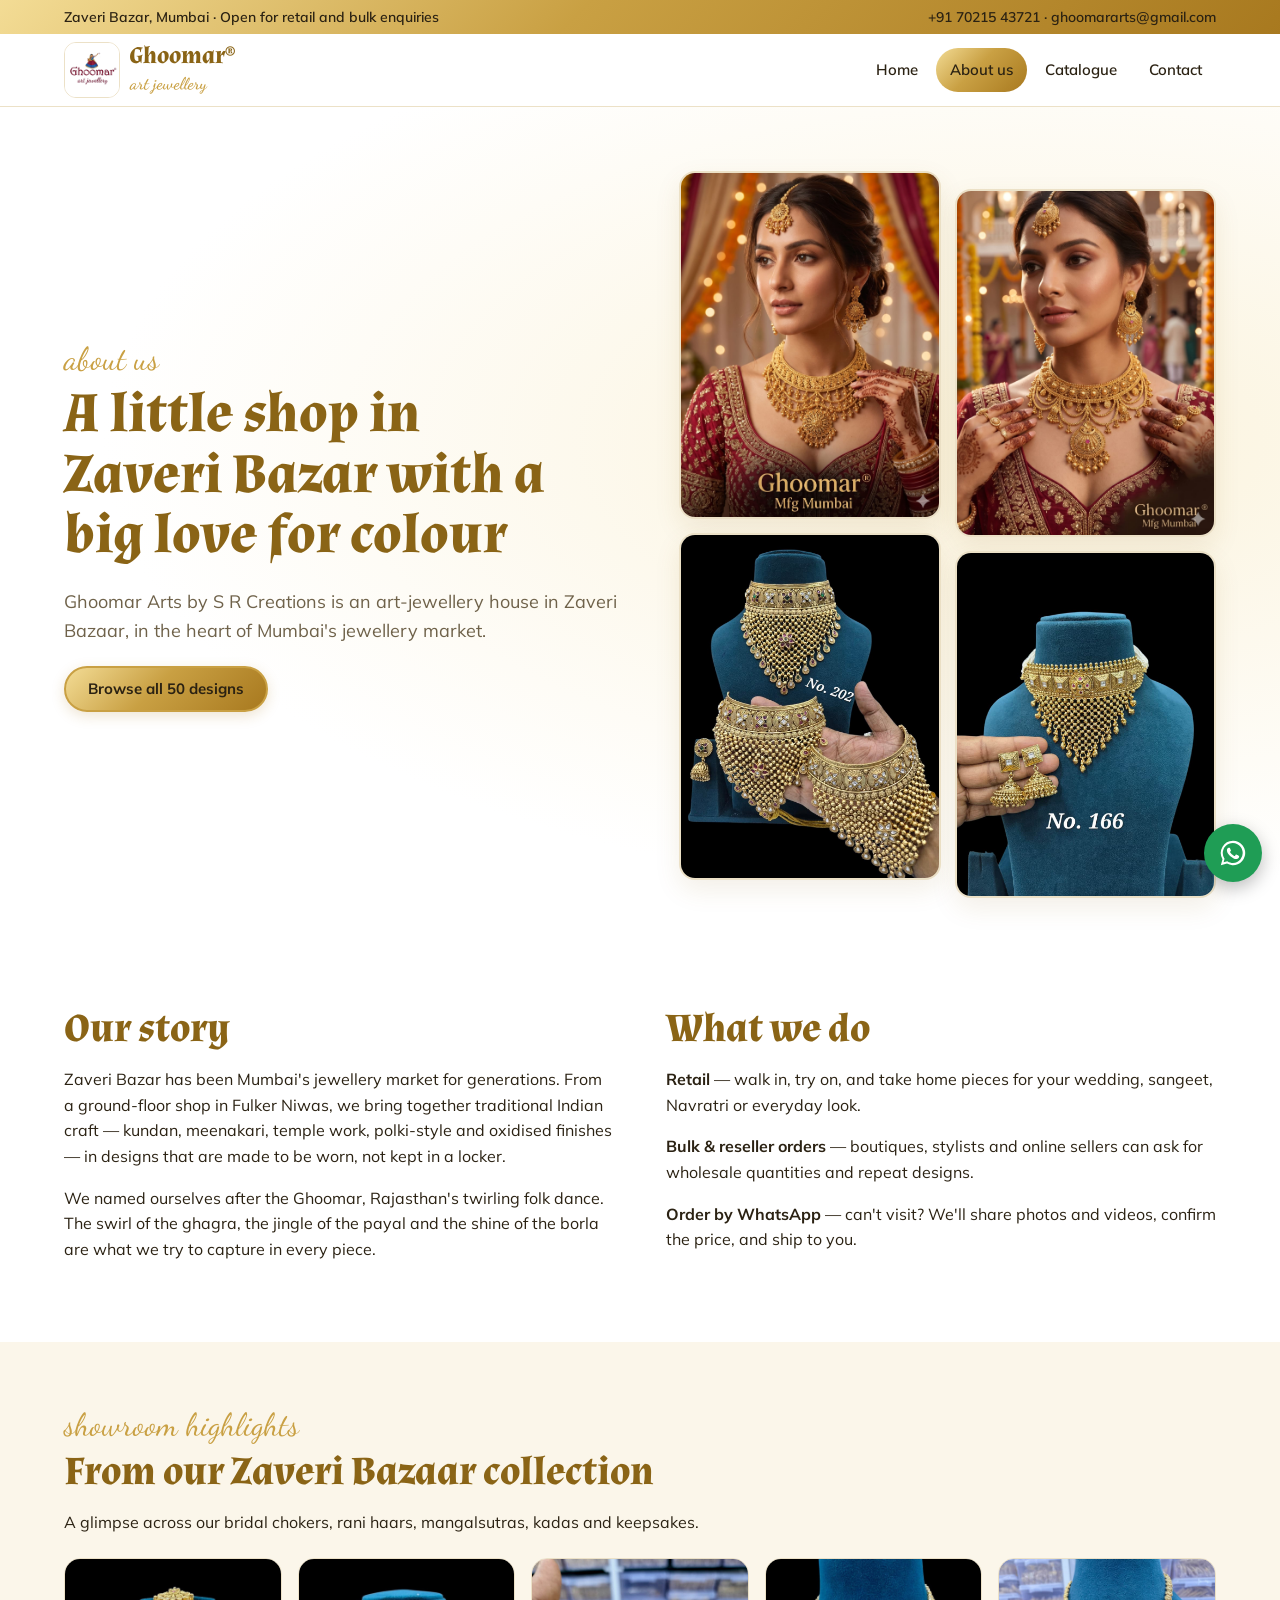
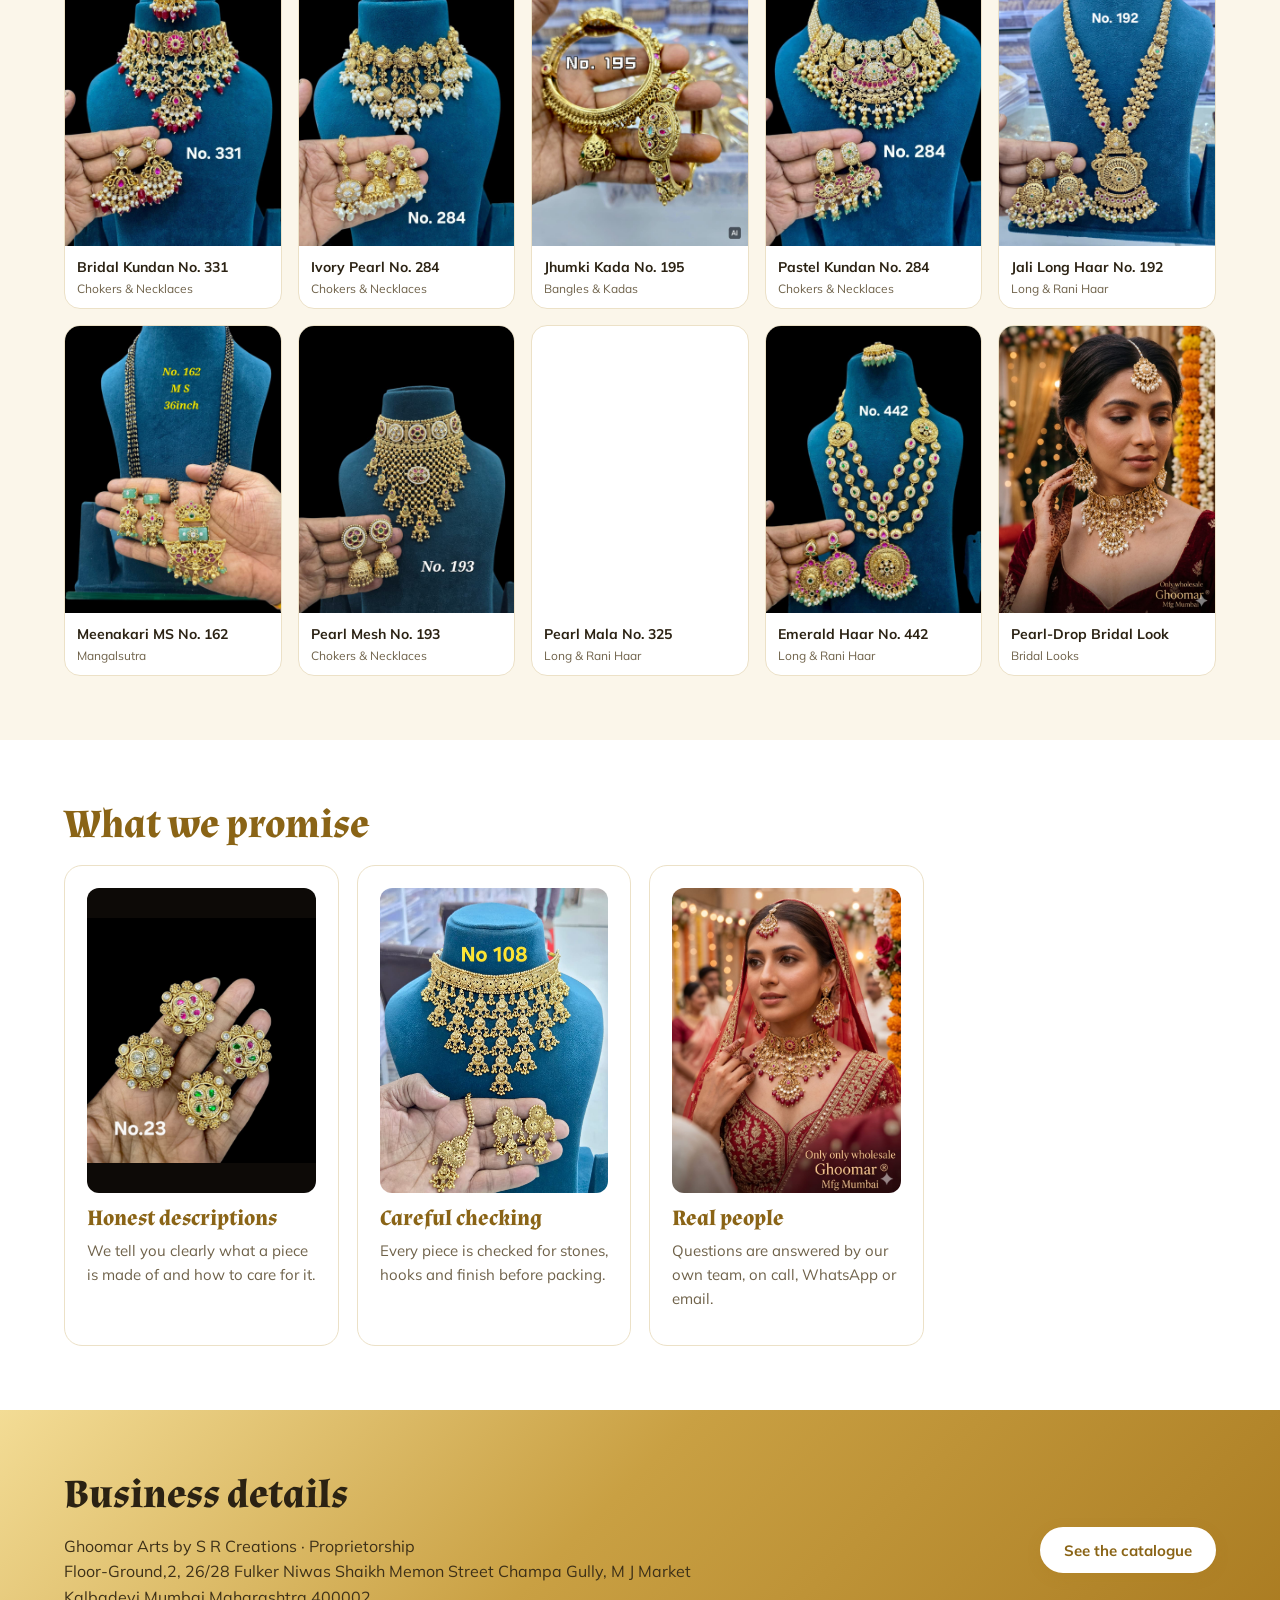
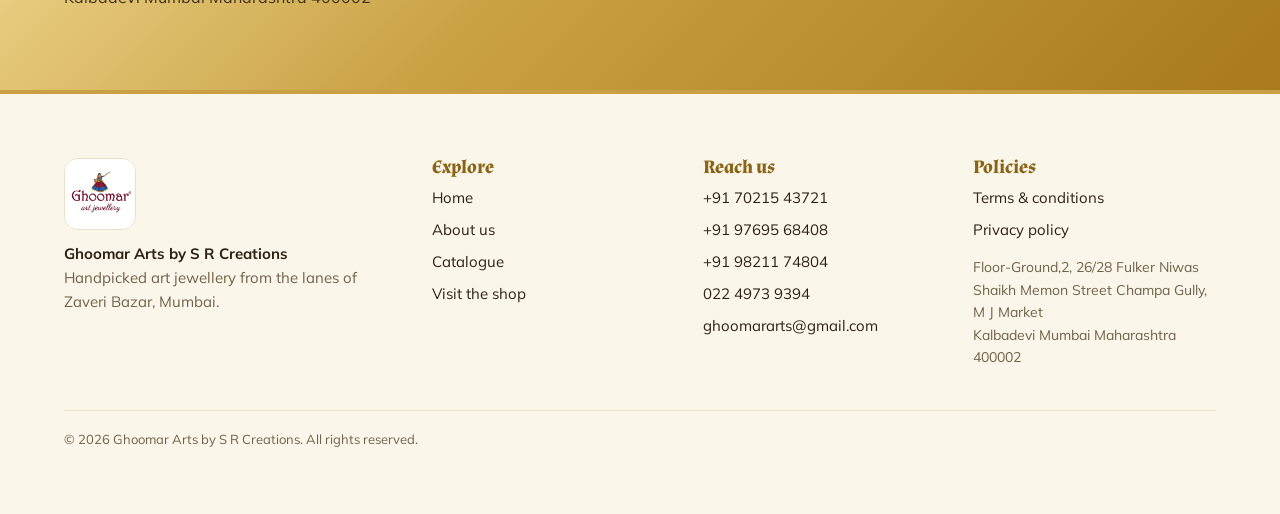
<file: about.html>
<!DOCTYPE html>
<html lang="en">

<head>
    <meta charset="utf-8">
    <meta name="viewport" content="width=device-width,initial-scale=1">
    <title>About Ghoomar Arts</title>
    <meta name="description" content="About Ghoomar Arts by S R Creations, art jewellery from Zaveri Bazar, Mumbai.">
    <link rel="icon" href="logo.jpg">
    <link rel="preconnect" href="https://fonts.googleapis.com">
    <link rel="preconnect" href="https://fonts.gstatic.com" crossorigin>
    <link
        href="https://fonts.googleapis.com/css2?family=Almendra:wght@400;700&family=Dancing+Script:wght@500;600&family=Mulish:wght@400;600;700&display=swap"
        rel="stylesheet">
    <link rel="stylesheet" href="site.css">
</head>

<body>
    <div class="top">
        <div class="wrap"><span>Zaveri Bazar, Mumbai · Open for retail and bulk enquiries</span><span><a
                    href="tel:+917021543721">+91 70215 43721</a> · <a
                    href="mailto:ghoomararts@gmail.com">ghoomararts@gmail.com</a></span></div>
    </div>
    <header class="nav">
        <div class="wrap"><a class="brand" href="index.html"><img src="logo.jpg"
                    alt="Ghoomar art jewellery logo"><span><b>Ghoomar®</b><small>art jewellery</small></span></a>
            <nav class="links" aria-label="Main"><a href="index.html">Home</a><a href="about.html"
                    aria-current=page>About us</a><a href="catalogue.html">Catalogue</a><a
                    href="index.html#visit">Contact</a></nav>
        </div>
    </header>
    <main>
        <section class="band hero">
            <div class="wrap">
                <div>
                    <p class="script">about us</p>
                    <h1>A little shop in Zaveri Bazar with a big love for colour</h1>
                    <p class="lead">Ghoomar Arts by S R Creations is an art-jewellery house in Zaveri Bazaar, in the
                        heart of Mumbai's jewellery market.</p>
                    <div class="cta"><a class="btn" href="catalogue.html">Browse all 50 designs</a></div>
                </div>
                <div class="mosaic stagger">
                    <figure><img src="public/WhatsApp%20Image%202026-11-24%20at%203.50.19%20PM%20(1).jpeg"
                            alt="Grand temple gold bridal choker and borla tikka"></figure>
                    <figure><img src="public/WhatsApp%20Image%202026-11-24%20at%203.50.21%20PM.jpeg"
                            alt="Antique gold royal choker bridal look"></figure>
                    <figure><img src="public/WhatsApp%20Image%202026-11-24%20at%203.50.11%20PM%20(1).jpeg"
                            alt="Heritage bridal gold and pearl combo set No. 202"></figure>
                    <figure><img src="public/WhatsApp%20Image%202026-11-24%20at%203.50.27%20PM.jpeg"
                            alt="Classic kundan Rajasthani aad choker No. 166"></figure>
                </div>
            </div>
        </section>
        <section class="band">
            <div class="wrap split" style="align-items:start">
                <div>
                    <h2>Our story</h2>
                    <p>Zaveri Bazar has been Mumbai's jewellery market for generations. From a ground-floor shop in
                        Fulker Niwas, we bring together traditional Indian craft — kundan, meenakari, temple work,
                        polki-style and oxidised finishes — in designs that are made to be worn, not kept in a locker.
                    </p>
                    <p>We named ourselves after the Ghoomar, Rajasthan's twirling folk dance. The swirl of the ghagra,
                        the jingle of the payal and the shine of the borla are what we try to capture in every piece.
                    </p>
                </div>
                <div>
                    <h2>What we do</h2>
                    <p><b>Retail</b> — walk in, try on, and take home pieces for your wedding, sangeet, Navratri or
                        everyday look.</p>
                    <p><b>Bulk &amp; reseller orders</b> — boutiques, stylists and online sellers can ask for wholesale
                        quantities and repeat designs.</p>
                    <p><b>Order by WhatsApp</b> — can't visit? We'll share photos and videos, confirm the price, and
                        ship to you.</p>
                </div>
            </div>
        </section>
        <section class="band soft">
            <div class="wrap">
                <p class="script">showroom highlights</p>
                <h2>From our Zaveri Bazaar collection</h2>
                <p>A glimpse across our bridal chokers, rani haars, mangalsutras, kadas and keepsakes.</p>
                <div class="lookbook">
                    <a class="look-card" href="catalogue.html#necklaces">
                        <img src="public/WhatsApp%20Image%202026-11-24%20at%203.50.06%20PM%20(1).jpeg"
                            alt="Bridal kundan and ruby choker set No. 331" loading="lazy" decoding="async">
                        <figcaption>Bridal Kundan No. 331<small>Chokers &amp; Necklaces</small></figcaption>
                    </a>
                    <a class="look-card" href="catalogue.html#necklaces">
                        <img src="public/WhatsApp%20Image%202026-11-24%20at%203.50.06%20PM.jpeg"
                            alt="Ivory pearl and kundan choker set No. 284" loading="lazy" decoding="async">
                        <figcaption>Ivory Pearl No. 284<small>Chokers &amp; Necklaces</small></figcaption>
                    </a>
                    <a class="look-card" href="catalogue.html#bangles">
                        <img src="public/WhatsApp%20Image%202026-11-24%20at%203.50.07%20PM.jpeg"
                            alt="Antique kada pair with jhumki charm No. 195" loading="lazy" decoding="async">
                        <figcaption>Jhumki Kada No. 195<small>Bangles &amp; Kadas</small></figcaption>
                    </a>
                    <a class="look-card" href="catalogue.html#necklaces">
                        <img src="public/WhatsApp%20Image%202026-11-24%20at%203.50.08%20PM.jpeg"
                            alt="Pastel pink and mint kundan collar set No. 284" loading="lazy" decoding="async">
                        <figcaption>Pastel Kundan No. 284<small>Chokers &amp; Necklaces</small></figcaption>
                    </a>
                    <a class="look-card" href="catalogue.html#haar">
                        <img src="public/WhatsApp%20Image%202026-11-24%20at%203.50.09%20PM%20(2).jpeg"
                            alt="Heritage jali bridal long haar No. 192" loading="lazy" decoding="async">
                        <figcaption>Jali Long Haar No. 192<small>Long &amp; Rani Haar</small></figcaption>
                    </a>
                    <a class="look-card" href="catalogue.html#mangalsutra">
                        <img src="public/WhatsApp%20Image%202026-11-24%20at%203.50.11%20PM.jpeg"
                            alt="Meenakari mint and pink 36-inch mangalsutra No. 162" loading="lazy" decoding="async">
                        <figcaption>Meenakari MS No. 162<small>Mangalsutra</small></figcaption>
                    </a>
                    <a class="look-card" href="catalogue.html#necklaces">
                        <img src="public/WhatsApp%20Image%202026-11-24%20at%203.50.12%20PM.jpeg"
                            alt="High-neck pearl mesh choker set No. 193" loading="lazy" decoding="async">
                        <figcaption>Pearl Mesh No. 193<small>Chokers &amp; Necklaces</small></figcaption>
                    </a>
                    <a class="look-card" href="catalogue.html#haar">
                        <img src="public/WhatsApp%20Image%202026-11-24%20at%203.50.17%20PM%20(1).jpeg"
                            alt="Multi-strand pearl and kundan mala haar No. 325" loading="lazy" decoding="async">
                        <figcaption>Pearl Mala No. 325<small>Long &amp; Rani Haar</small></figcaption>
                    </a>
                    <a class="look-card" href="catalogue.html#haar">
                        <img src="public/WhatsApp%20Image%202026-11-24%20at%203.50.18%20PM%20(1).jpeg"
                            alt="Emerald and kundan double-strand rani haar No. 442" loading="lazy" decoding="async">
                        <figcaption>Emerald Haar No. 442<small>Long &amp; Rani Haar</small></figcaption>
                    </a>
                    <a class="look-card" href="catalogue.html#bridal">
                        <img src="public/WhatsApp%20Image%202026-11-24%20at%203.50.24%20PM.jpeg"
                            alt="Bridal portrait in pearl-drop kundan choker" loading="lazy" decoding="async">
                        <figcaption>Pearl-Drop Bridal Look<small>Bridal Looks</small></figcaption>
                    </a>
                </div>
            </div>
        </section>
        <section class="band">
            <div class="wrap">
                <h2>What we promise</h2>
                <div class="grid" style="margin-top:18px">
                    <div class="card">
                        <img class="art contain"
                            src="public/WhatsApp%20Image%202026-11-24%20at%203.50.13%20PM%20(1).jpeg"
                            alt="Oversized floral kundan statement rings No. 23" loading="lazy" decoding="async">
                        <h3>Honest descriptions</h3>
                        <p>We tell you clearly what a piece is made of and how to care for it.</p>
                    </div>
                    <div class="card">
                        <img class="art" src="public/WhatsApp%20Image%202026-11-24%20at%203.50.16%20PM%20(1).jpeg"
                            alt="Antique gold fringe choker with maang tikka No. 108" loading="lazy" decoding="async">
                        <h3>Careful checking</h3>
                        <p>Every piece is checked for stones, hooks and finish before packing.</p>
                    </div>
                    <div class="card">
                        <img class="art" src="public/WhatsApp%20Image%202026-11-24%20at%203.50.23%20PM%20(1).jpeg"
                            alt="Ruby-maroon floral kundan bridal set look" loading="lazy" decoding="async">
                        <h3>Real people</h3>
                        <p>Questions are answered by our own team, on call, WhatsApp or email.</p>
                    </div>
                </div>
            </div>
        </section>
        <section class="band strip">
            <div class="wrap">
                <div>
                    <h2>Business details</h2>
                    <p>Ghoomar Arts by S R Creations · Proprietorship<br>Floor-Ground,2, 26/28
                        Fulker Niwas Shaikh Memon Street Champa Gully, M J Market Kalbadevi Mumbai Maharashtra
                        400002</p>
                </div>
                <a class="btn gold" href="catalogue.html">See the catalogue</a>
            </div>
        </section>
    </main>
    <footer class="band">
        <div class="wrap">
            <div class="cols">
                <div><img class="logo" src="logo.jpg" alt="">
                    <p><b style="color:var(--ink)">Ghoomar Arts by S R Creations</b><br>Handpicked art jewellery from
                        the lanes of Zaveri Bazar, Mumbai.</p>
                </div>
                <div>
                    <h3>Explore</h3>
                    <ul>
                        <li><a href="index.html">Home</a></li>
                        <li><a href="about.html">About us</a></li>
                        <li><a href="catalogue.html">Catalogue</a></li>
                        <li><a href="index.html#visit">Visit the shop</a></li>
                    </ul>
                </div>
                <div>
                    <h3>Reach us</h3>
                    <ul>
                        <li><a href="tel:+917021543721">+91 70215 43721</a></li>
                        <li><a href="tel:+919769568408">+91 97695 68408</a></li>
                        <li><a href="tel:+919821174804">+91 98211 74804</a></li>
                        <li><a href="tel:+912249739394">022 4973 9394</a></li>
                        <li><a href="mailto:ghoomararts@gmail.com">ghoomararts@gmail.com</a></li>
                    </ul>
                </div>
                <div>
                    <h3>Policies</h3>
                    <ul>
                        <li><a href="terms.html">Terms &amp; conditions</a></li>
                        <li><a href="privacy.html">Privacy policy</a></li>
                    </ul>
                    <p style="margin-top:14px;font-size:14px">Floor-Ground,2, 26/28 Fulker Niwas<br>Shaikh Memon
                        Street Champa Gully, M J Market<br>Kalbadevi Mumbai Maharashtra 400002</p>
                </div>
            </div>
            <div class="base"><span>© 2026 Ghoomar Arts by S R Creations. All rights reserved.</span></div>
        </div>
    </footer>
    <a class="wa" href="https://wa.me/917021543721?text=Hello%20Ghoomar%20Arts%2C%20I%20have%20an%20enquiry."
        aria-label="Chat with us on WhatsApp"><svg width="30" height="30" viewBox="0 0 32 32" aria-hidden="true">
            <path fill="#fff"
                d="M16 3a13 13 0 0 0-11.2 19.6L3 29l6.6-1.7A13 13 0 1 0 16 3zm0 23.6c-2 0-4-.6-5.7-1.6l-.4-.2-3.9 1 1-3.8-.3-.4A10.6 10.6 0 1 1 16 26.6zm5.8-7.9c-.3-.2-1.9-.9-2.2-1s-.5-.2-.7.2-.8 1-1 1.2-.4.2-.7 0a8.7 8.7 0 0 1-4.3-3.8c-.3-.6.3-.5.9-1.6.1-.2 0-.4 0-.5l-1-2.4c-.3-.6-.5-.5-.7-.5h-.6a1.2 1.2 0 0 0-.9.4 3.6 3.6 0 0 0-1.1 2.7 6.3 6.3 0 0 0 1.3 3.3 14.4 14.4 0 0 0 5.5 4.9c2 .9 2.8 1 3.9.8a3.3 3.3 0 0 0 2.1-1.5 2.7 2.7 0 0 0 .2-1.5c-.1-.1-.3-.2-.7-.4z" />
        </svg></a>
</body>

</html>
</file>
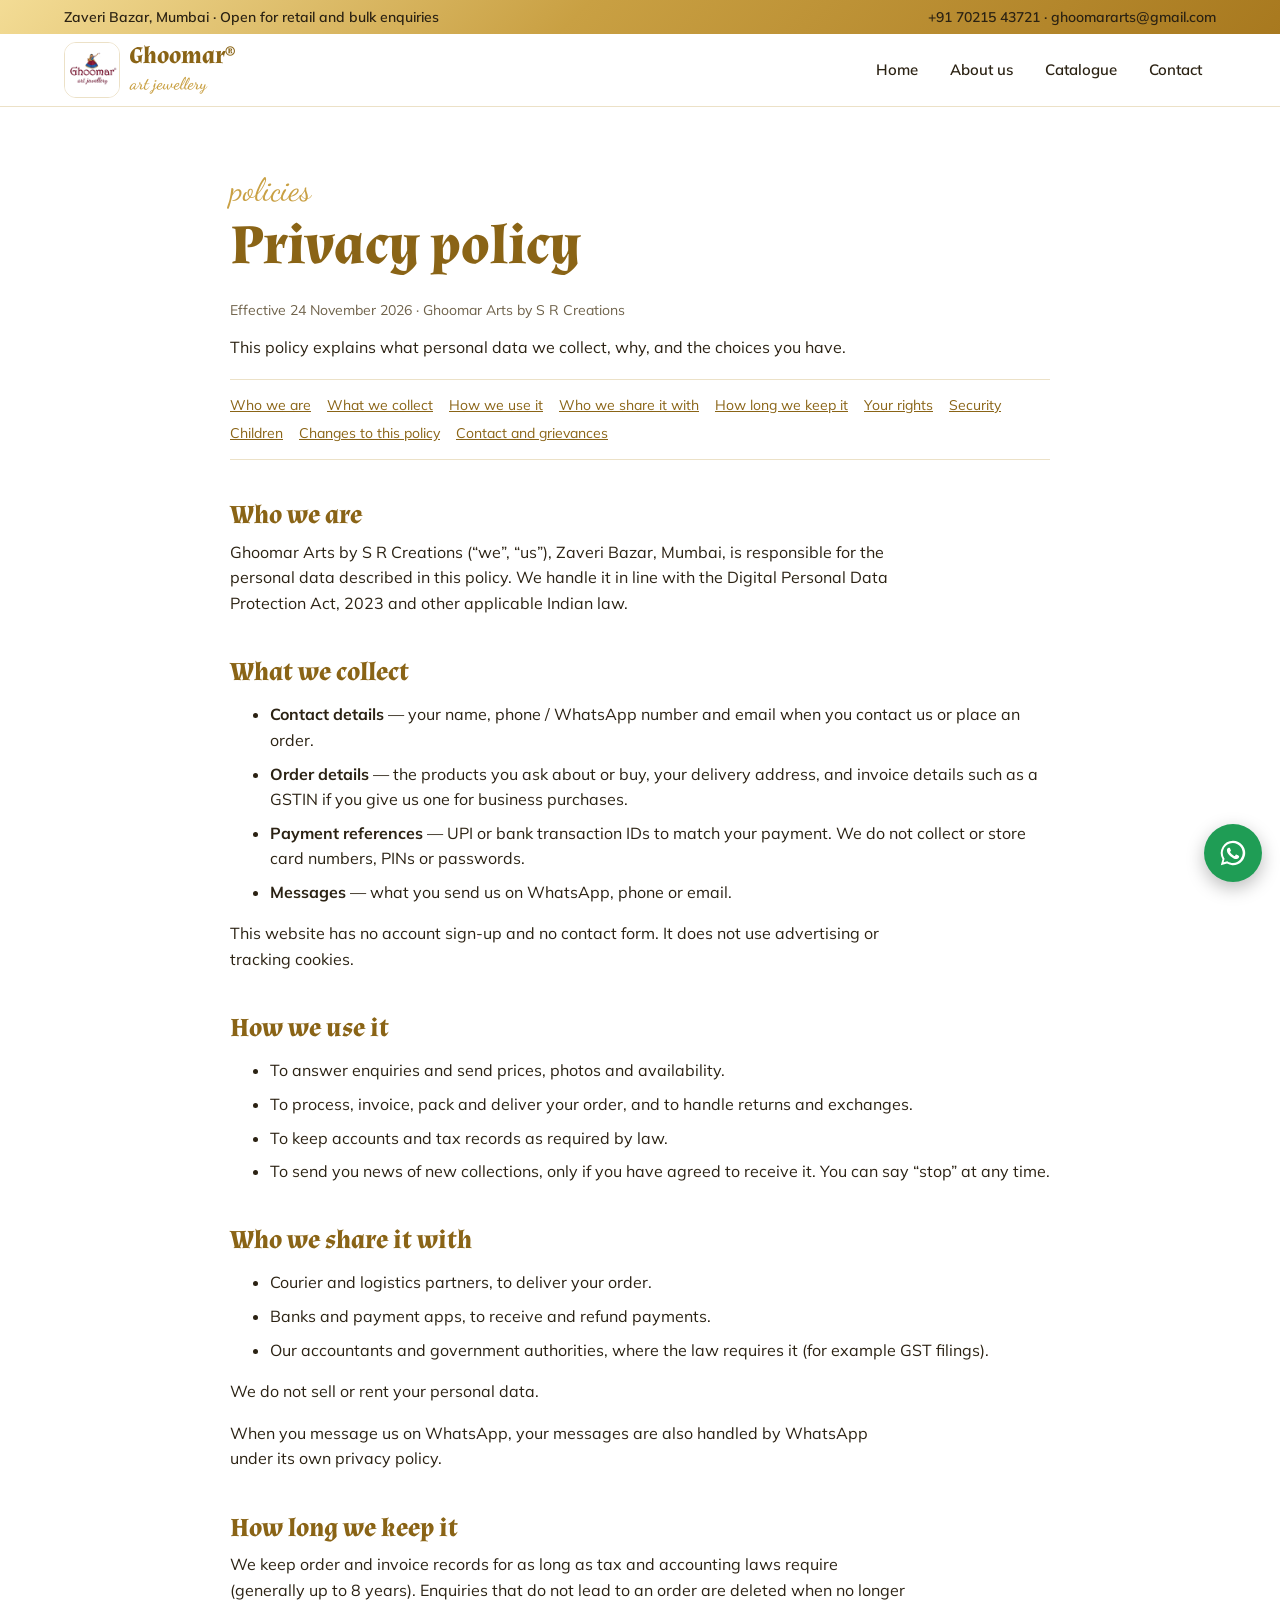
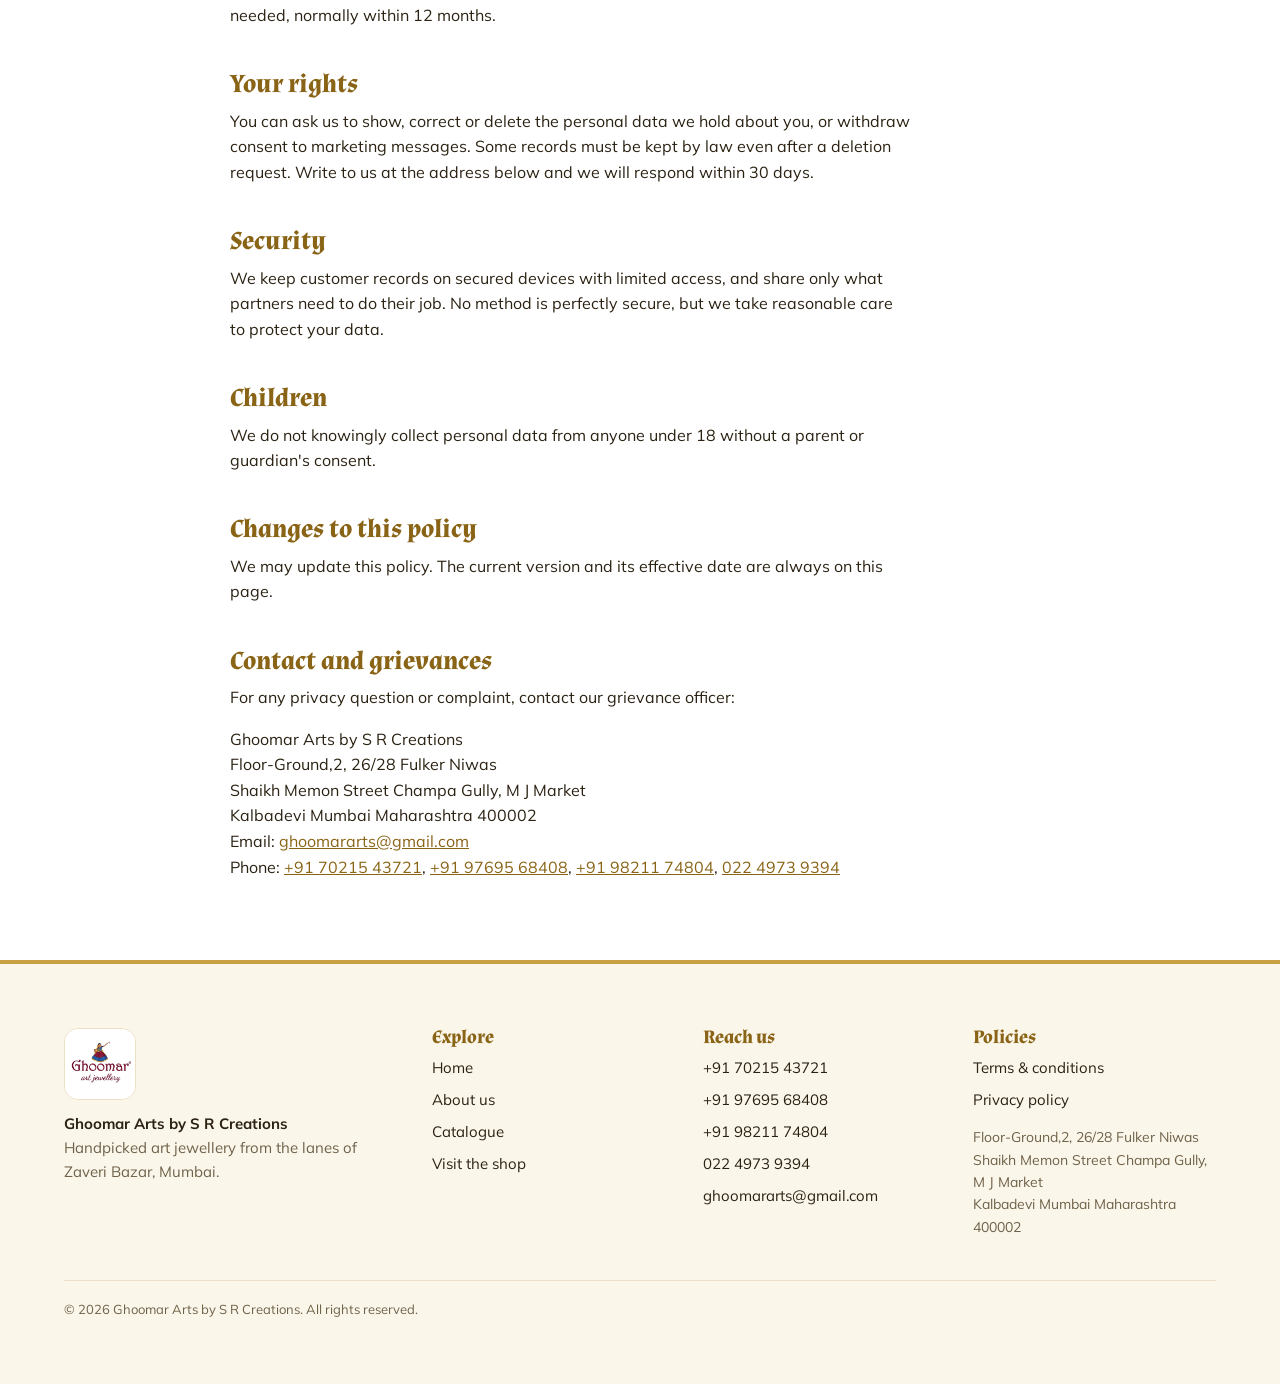
<file: privacy.html>
<!DOCTYPE html>
<html lang="en">

<head>
    <meta charset="utf-8">
    <meta name="viewport" content="width=device-width,initial-scale=1">
    <title>Privacy Policy</title>
    <meta name="description" content="Privacy policy — Ghoomar Arts by S R Creations">
    <link rel="icon" href="logo.jpg">
    <link rel="preconnect" href="https://fonts.googleapis.com">
    <link rel="preconnect" href="https://fonts.gstatic.com" crossorigin>
    <link
        href="https://fonts.googleapis.com/css2?family=Almendra:wght@400;700&family=Dancing+Script:wght@500;600&family=Mulish:wght@400;600;700&display=swap"
        rel="stylesheet">
    <link rel="stylesheet" href="site.css">
</head>

<body>
    <div class="top">
        <div class="wrap"><span>Zaveri Bazar, Mumbai · Open for retail and bulk enquiries</span><span><a
                    href="tel:+917021543721">+91 70215 43721</a> · <a
                    href="mailto:ghoomararts@gmail.com">ghoomararts@gmail.com</a></span></div>
    </div>
    <header class="nav">
        <div class="wrap"><a class="brand" href="index.html"><img src="logo.jpg"
                    alt="Ghoomar art jewellery logo"><span><b>Ghoomar®</b><small>art jewellery</small></span></a>
            <nav class="links" aria-label="Main"><a href="index.html">Home</a><a href="about.html">About us</a><a
                    href="catalogue.html">Catalogue</a><a href="index.html#visit">Contact</a></nav>
        </div>
    </header>
    <main>
        <section class="band">
            <div class="legal">
                <p class="script">policies</p>
                <h1>Privacy policy</h1>
                <p class="meta">Effective 24 November 2026 · Ghoomar Arts by S R Creations</p>
                <p>This policy explains what personal data we collect, why, and the choices you have.</p>
                <nav class="toc" aria-label="On this page"><a href="#who">Who we are</a><a href="#collect">What we
                        collect</a><a href="#use">How we use it</a><a href="#share">Who we share it with</a><a
                        href="#keep">How long we keep it</a><a href="#rights">Your rights</a><a
                        href="#security">Security</a><a href="#children">Children</a><a href="#changes">Changes to this
                        policy</a><a href="#contact">Contact and grievances</a></nav>
                <h2 id="who">Who we are</h2>
                <p>Ghoomar Arts by S R Creations (“we”, “us”), Zaveri Bazar, Mumbai, is responsible for the personal
                    data described in this policy. We handle it in line with the Digital Personal Data Protection Act,
                    2023 and other applicable Indian law.</p>
                <h2 id="collect">What we collect</h2>
                <ul>
                    <li><b>Contact details</b> — your name, phone / WhatsApp number and email when you contact us or
                        place an order.</li>
                    <li><b>Order details</b> — the products you ask about or buy, your delivery address, and invoice
                        details such as a GSTIN if you give us one for business purchases.</li>
                    <li><b>Payment references</b> — UPI or bank transaction IDs to match your payment. We do not collect
                        or store card numbers, PINs or passwords.</li>
                    <li><b>Messages</b> — what you send us on WhatsApp, phone or email.</li>
                </ul>
                <p>This website has no account sign-up and no contact form. It does not use advertising or tracking
                    cookies.</p>
                <h2 id="use">How we use it</h2>
                <ul>
                    <li>To answer enquiries and send prices, photos and availability.</li>
                    <li>To process, invoice, pack and deliver your order, and to handle returns and exchanges.</li>
                    <li>To keep accounts and tax records as required by law.</li>
                    <li>To send you news of new collections, only if you have agreed to receive it. You can say “stop”
                        at any time.</li>
                </ul>
                <h2 id="share">Who we share it with</h2>
                <ul>
                    <li>Courier and logistics partners, to deliver your order.</li>
                    <li>Banks and payment apps, to receive and refund payments.</li>
                    <li>Our accountants and government authorities, where the law requires it (for example GST filings).
                    </li>
                </ul>
                <p>We do not sell or rent your personal data.</p>
                <p>When you message us on WhatsApp, your messages are also handled by WhatsApp under its own privacy
                    policy.</p>
                <h2 id="keep">How long we keep it</h2>
                <p>We keep order and invoice records for as long as tax and accounting laws require (generally up to 8
                    years). Enquiries that do not lead to an order are deleted when no longer needed, normally within 12
                    months.</p>
                <h2 id="rights">Your rights</h2>
                <p>You can ask us to show, correct or delete the personal data we hold about you, or withdraw consent to
                    marketing messages. Some records must be kept by law even after a deletion request. Write to us at
                    the address below and we will respond within 30 days.</p>
                <h2 id="security">Security</h2>
                <p>We keep customer records on secured devices with limited access, and share only what partners need to
                    do their job. No method is perfectly secure, but we take reasonable care to protect your data.</p>
                <h2 id="children">Children</h2>
                <p>We do not knowingly collect personal data from anyone under 18 without a parent or guardian's
                    consent.</p>
                <h2 id="changes">Changes to this policy</h2>
                <p>We may update this policy. The current version and its effective date are always on this page.</p>
                <h2 id="contact">Contact and grievances</h2>
                <p>For any privacy question or complaint, contact our grievance officer:</p>
                <p>Ghoomar Arts by S R Creations<br>Floor-Ground,2, 26/28 Fulker Niwas<br>Shaikh Memon Street Champa
                    Gully, M J Market<br>Kalbadevi Mumbai Maharashtra 400002<br>Email: <a
                        href="mailto:ghoomararts@gmail.com">ghoomararts@gmail.com</a><br>Phone: <a
                        href="tel:+917021543721">+91 70215 43721</a>, <a href="tel:+919769568408">+91 97695 68408</a>,
                    <a href="tel:+919821174804">+91 98211 74804</a>, <a href="tel:+912249739394">022 4973 9394</a>
                </p>
            </div>
        </section>
    </main>
    <footer class="band">
        <div class="wrap">
            <div class="cols">
                <div><img class="logo" src="logo.jpg" alt="">
                    <p><b style="color:var(--ink)">Ghoomar Arts by S R Creations</b><br>Handpicked art jewellery from
                        the lanes of Zaveri Bazar, Mumbai.</p>
                </div>
                <div>
                    <h3>Explore</h3>
                    <ul>
                        <li><a href="index.html">Home</a></li>
                        <li><a href="about.html">About us</a></li>
                        <li><a href="catalogue.html">Catalogue</a></li>
                        <li><a href="index.html#visit">Visit the shop</a></li>
                    </ul>
                </div>
                <div>
                    <h3>Reach us</h3>
                    <ul>
                        <li><a href="tel:+917021543721">+91 70215 43721</a></li>
                        <li><a href="tel:+919769568408">+91 97695 68408</a></li>
                        <li><a href="tel:+919821174804">+91 98211 74804</a></li>
                        <li><a href="tel:+912249739394">022 4973 9394</a></li>
                        <li><a href="mailto:ghoomararts@gmail.com">ghoomararts@gmail.com</a></li>
                    </ul>
                </div>
                <div>
                    <h3>Policies</h3>
                    <ul>
                        <li><a href="terms.html">Terms &amp; conditions</a></li>
                        <li><a href="privacy.html">Privacy policy</a></li>
                    </ul>
                    <p style="margin-top:14px;font-size:14px">Floor-Ground,2, 26/28 Fulker Niwas<br>Shaikh Memon
                        Street Champa Gully, M J Market<br>Kalbadevi Mumbai Maharashtra 400002</p>
                </div>
            </div>
            <div class="base"><span>© 2026 Ghoomar Arts by S R Creations. All rights reserved.</span></div>
        </div>
    </footer>
    <a class="wa" href="https://wa.me/917021543721?text=Hello%20Ghoomar%20Arts%2C%20I%20have%20an%20enquiry."
        aria-label="Chat with us on WhatsApp"><svg width="30" height="30" viewBox="0 0 32 32" aria-hidden="true">
            <path fill="#fff"
                d="M16 3a13 13 0 0 0-11.2 19.6L3 29l6.6-1.7A13 13 0 1 0 16 3zm0 23.6c-2 0-4-.6-5.7-1.6l-.4-.2-3.9 1 1-3.8-.3-.4A10.6 10.6 0 1 1 16 26.6zm5.8-7.9c-.3-.2-1.9-.9-2.2-1s-.5-.2-.7.2-.8 1-1 1.2-.4.2-.7 0a8.7 8.7 0 0 1-4.3-3.8c-.3-.6.3-.5.9-1.6.1-.2 0-.4 0-.5l-1-2.4c-.3-.6-.5-.5-.7-.5h-.6a1.2 1.2 0 0 0-.9.4 3.6 3.6 0 0 0-1.1 2.7 6.3 6.3 0 0 0 1.3 3.3 14.4 14.4 0 0 0 5.5 4.9c2 .9 2.8 1 3.9.8a3.3 3.3 0 0 0 2.1-1.5 2.7 2.7 0 0 0 .2-1.5c-.1-.1-.3-.2-.7-.4z" />
        </svg></a>
</body>

</html>
</file>
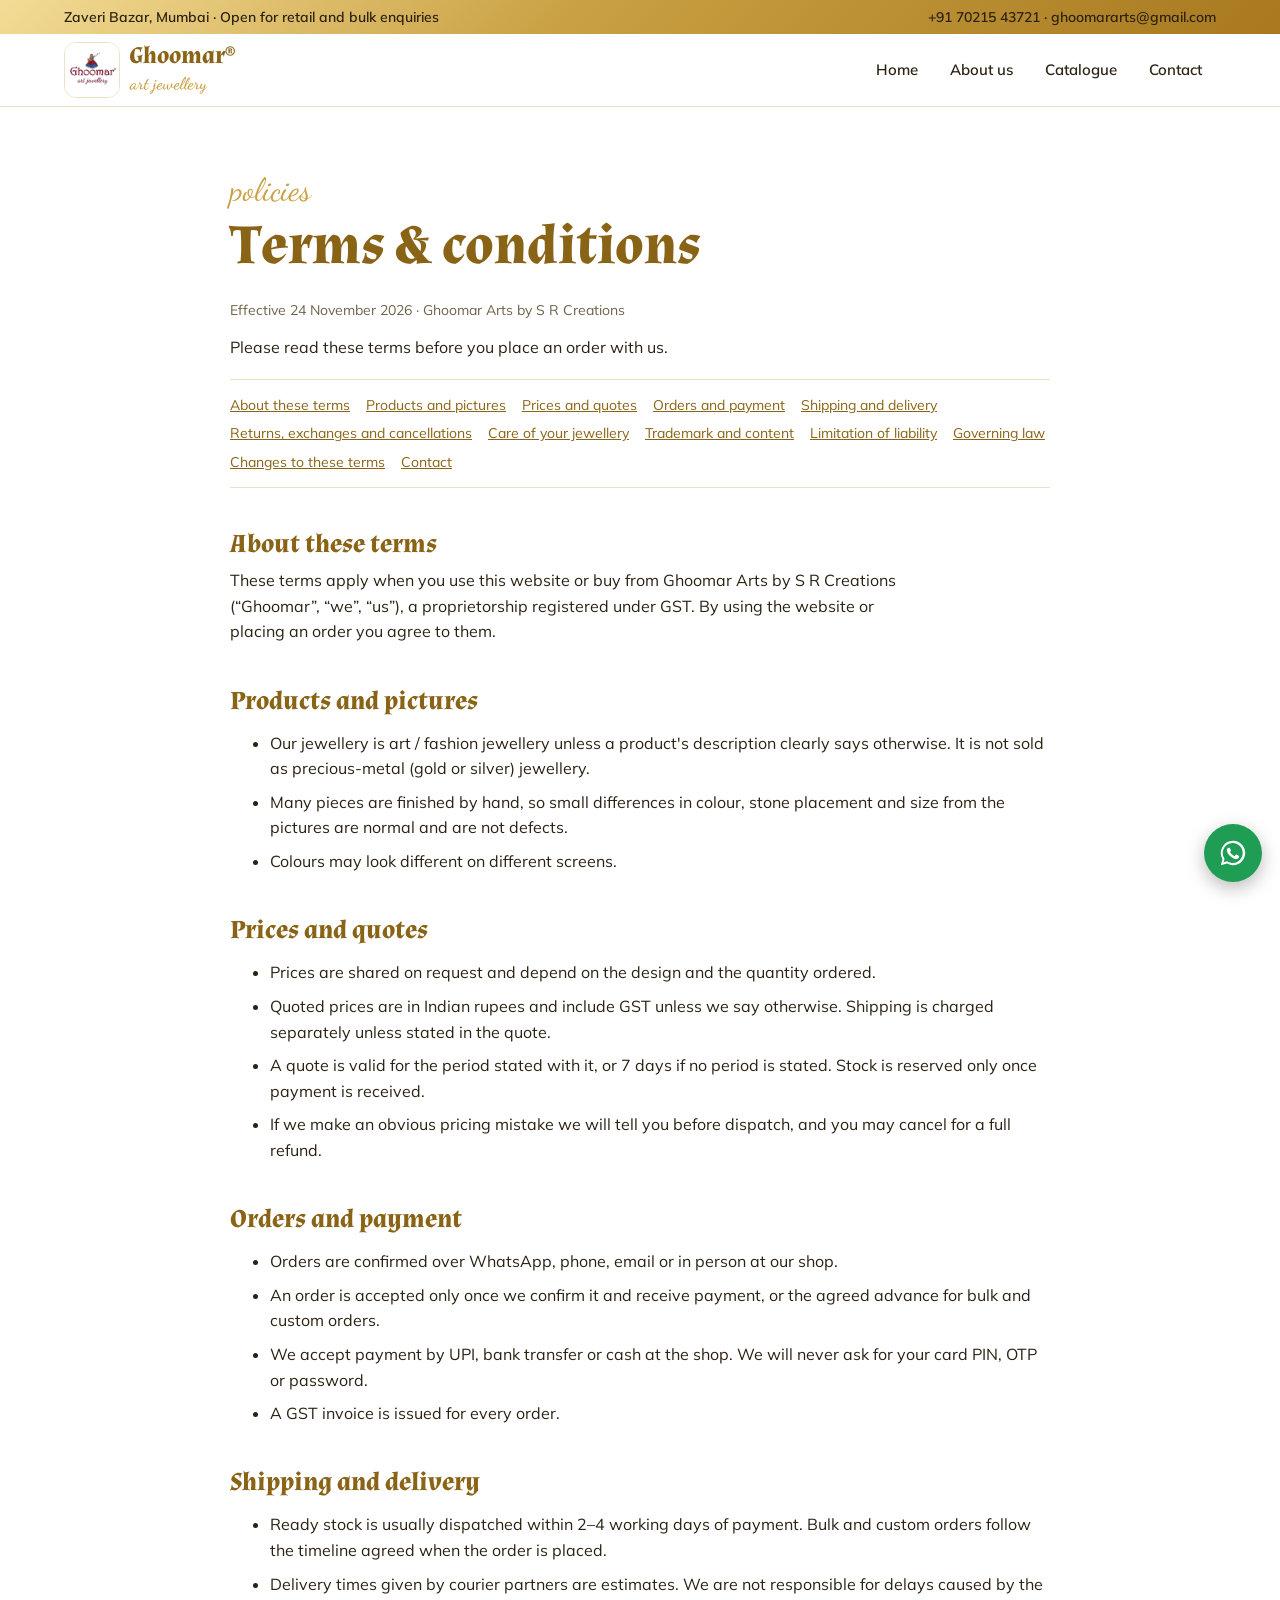
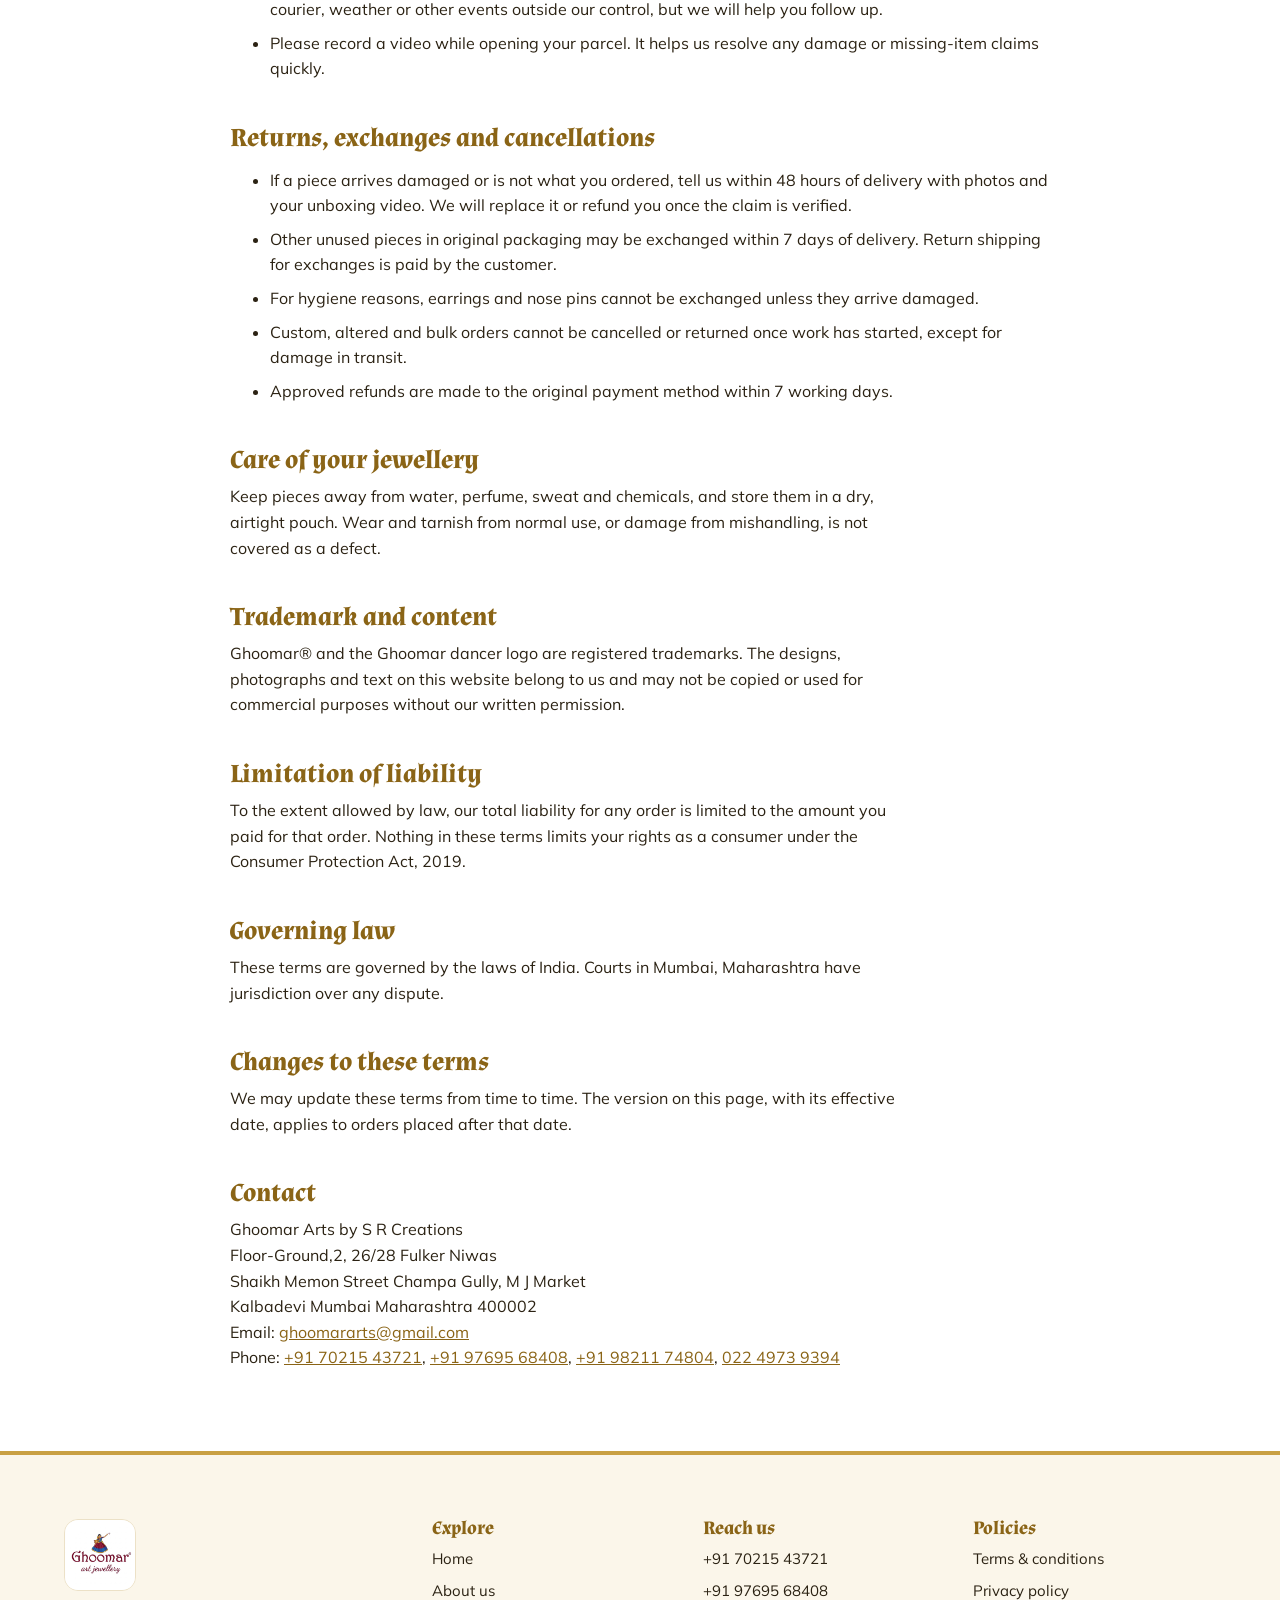
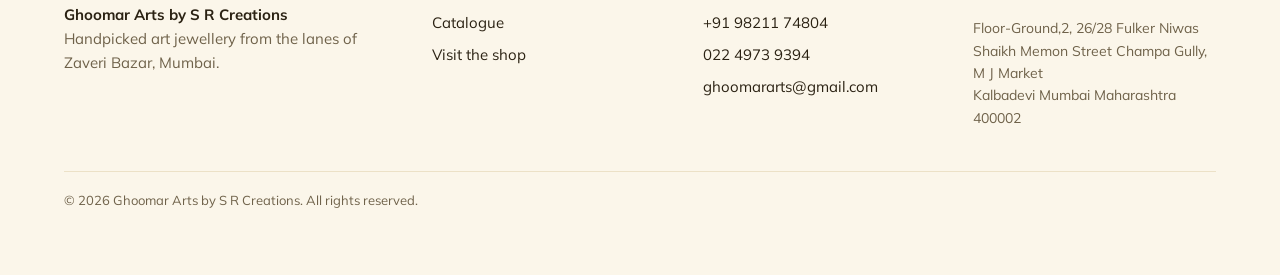
<file: terms.html>
<!DOCTYPE html>
<html lang="en">

<head>
    <meta charset="utf-8">
    <meta name="viewport" content="width=device-width,initial-scale=1">
    <title>Terms and Conditions</title>
    <meta name="description" content="Terms &amp;amp; conditions — Ghoomar Arts by S R Creations">
    <link rel="icon" href="logo.jpg">
    <link rel="preconnect" href="https://fonts.googleapis.com">
    <link rel="preconnect" href="https://fonts.gstatic.com" crossorigin>
    <link
        href="https://fonts.googleapis.com/css2?family=Almendra:wght@400;700&family=Dancing+Script:wght@500;600&family=Mulish:wght@400;600;700&display=swap"
        rel="stylesheet">
    <link rel="stylesheet" href="site.css">
</head>

<body>
    <div class="top">
        <div class="wrap"><span>Zaveri Bazar, Mumbai · Open for retail and bulk enquiries</span><span><a
                    href="tel:+917021543721">+91 70215 43721</a> · <a
                    href="mailto:ghoomararts@gmail.com">ghoomararts@gmail.com</a></span></div>
    </div>
    <header class="nav">
        <div class="wrap"><a class="brand" href="index.html"><img src="logo.jpg"
                    alt="Ghoomar art jewellery logo"><span><b>Ghoomar®</b><small>art jewellery</small></span></a>
            <nav class="links" aria-label="Main"><a href="index.html">Home</a><a href="about.html">About us</a><a
                    href="catalogue.html">Catalogue</a><a href="index.html#visit">Contact</a></nav>
        </div>
    </header>
    <main>
        <section class="band">
            <div class="legal">
                <p class="script">policies</p>
                <h1>Terms &amp; conditions</h1>
                <p class="meta">Effective 24 November 2026 · Ghoomar Arts by S R Creations</p>
                <p>Please read these terms before you place an order with us.</p>
                <nav class="toc" aria-label="On this page"><a href="#about">About these terms</a><a
                        href="#products">Products and pictures</a><a href="#prices">Prices and quotes</a><a
                        href="#orders">Orders and payment</a><a href="#shipping">Shipping and delivery</a><a
                        href="#returns">Returns, exchanges and cancellations</a><a href="#care">Care of your
                        jewellery</a><a href="#ip">Trademark and content</a><a href="#liability">Limitation of
                        liability</a><a href="#law">Governing law</a><a href="#changes">Changes to these terms</a><a
                        href="#contact">Contact</a></nav>
                <h2 id="about">About these terms</h2>
                <p>These terms apply when you use this website or buy from Ghoomar Arts by S R Creations (“Ghoomar”,
                    “we”, “us”), a proprietorship registered under GST. By using the website
                    or placing an order you agree to them.</p>
                <h2 id="products">Products and pictures</h2>
                <ul>
                    <li>Our jewellery is art / fashion jewellery unless a product's description clearly says otherwise.
                        It is not sold as precious-metal (gold or silver) jewellery.</li>
                    <li>Many pieces are finished by hand, so small differences in colour, stone placement and size from
                        the pictures are normal and are not defects.</li>
                    <li>Colours may look different on different screens.</li>
                </ul>
                <h2 id="prices">Prices and quotes</h2>
                <ul>
                    <li>Prices are shared on request and depend on the design and the quantity ordered.</li>
                    <li>Quoted prices are in Indian rupees and include GST unless we say otherwise. Shipping is charged
                        separately unless stated in the quote.</li>
                    <li>A quote is valid for the period stated with it, or 7 days if no period is stated. Stock is
                        reserved only once payment is received.</li>
                    <li>If we make an obvious pricing mistake we will tell you before dispatch, and you may cancel for a
                        full refund.</li>
                </ul>
                <h2 id="orders">Orders and payment</h2>
                <ul>
                    <li>Orders are confirmed over WhatsApp, phone, email or in person at our shop.</li>
                    <li>An order is accepted only once we confirm it and receive payment, or the agreed advance for bulk
                        and custom orders.</li>
                    <li>We accept payment by UPI, bank transfer or cash at the shop. We will never ask for your card
                        PIN, OTP or password.</li>
                    <li>A GST invoice is issued for every order.</li>
                </ul>
                <h2 id="shipping">Shipping and delivery</h2>
                <ul>
                    <li>Ready stock is usually dispatched within 2–4 working days of payment. Bulk and custom orders
                        follow the timeline agreed when the order is placed.</li>
                    <li>Delivery times given by courier partners are estimates. We are not responsible for delays caused
                        by the courier, weather or other events outside our control, but we will help you follow up.
                    </li>
                    <li>Please record a video while opening your parcel. It helps us resolve any damage or missing-item
                        claims quickly.</li>
                </ul>
                <h2 id="returns">Returns, exchanges and cancellations</h2>
                <ul>
                    <li>If a piece arrives damaged or is not what you ordered, tell us within 48 hours of delivery with
                        photos and your unboxing video. We will replace it or refund you once the claim is verified.
                    </li>
                    <li>Other unused pieces in original packaging may be exchanged within 7 days of delivery. Return
                        shipping for exchanges is paid by the customer.</li>
                    <li>For hygiene reasons, earrings and nose pins cannot be exchanged unless they arrive damaged.</li>
                    <li>Custom, altered and bulk orders cannot be cancelled or returned once work has started, except
                        for damage in transit.</li>
                    <li>Approved refunds are made to the original payment method within 7 working days.</li>
                </ul>
                <h2 id="care">Care of your jewellery</h2>
                <p>Keep pieces away from water, perfume, sweat and chemicals, and store them in a dry, airtight pouch.
                    Wear and tarnish from normal use, or damage from mishandling, is not covered as a defect.</p>
                <h2 id="ip">Trademark and content</h2>
                <p>Ghoomar® and the Ghoomar dancer logo are registered trademarks. The designs, photographs and text on
                    this website belong to us and may not be copied or used for commercial purposes without our written
                    permission.</p>
                <h2 id="liability">Limitation of liability</h2>
                <p>To the extent allowed by law, our total liability for any order is limited to the amount you paid for
                    that order. Nothing in these terms limits your rights as a consumer under the Consumer Protection
                    Act, 2019.</p>
                <h2 id="law">Governing law</h2>
                <p>These terms are governed by the laws of India. Courts in Mumbai, Maharashtra have jurisdiction over
                    any dispute.</p>
                <h2 id="changes">Changes to these terms</h2>
                <p>We may update these terms from time to time. The version on this page, with its effective date,
                    applies to orders placed after that date.</p>
                <h2 id="contact">Contact</h2>
                <p>Ghoomar Arts by S R Creations<br>Floor-Ground,2, 26/28 Fulker Niwas<br>Shaikh Memon Street Champa
                    Gully, M J Market<br>Kalbadevi Mumbai Maharashtra 400002<br>Email: <a
                        href="mailto:ghoomararts@gmail.com">ghoomararts@gmail.com</a><br>Phone: <a
                        href="tel:+917021543721">+91 70215 43721</a>, <a href="tel:+919769568408">+91 97695 68408</a>,
                    <a href="tel:+919821174804">+91 98211 74804</a>, <a href="tel:+912249739394">022 4973 9394</a>
                </p>
            </div>
        </section>
    </main>
    <footer class="band">
        <div class="wrap">
            <div class="cols">
                <div><img class="logo" src="logo.jpg" alt="">
                    <p><b style="color:var(--ink)">Ghoomar Arts by S R Creations</b><br>Handpicked art jewellery from
                        the lanes of Zaveri Bazar, Mumbai.</p>
                </div>
                <div>
                    <h3>Explore</h3>
                    <ul>
                        <li><a href="index.html">Home</a></li>
                        <li><a href="about.html">About us</a></li>
                        <li><a href="catalogue.html">Catalogue</a></li>
                        <li><a href="index.html#visit">Visit the shop</a></li>
                    </ul>
                </div>
                <div>
                    <h3>Reach us</h3>
                    <ul>
                        <li><a href="tel:+917021543721">+91 70215 43721</a></li>
                        <li><a href="tel:+919769568408">+91 97695 68408</a></li>
                        <li><a href="tel:+919821174804">+91 98211 74804</a></li>
                        <li><a href="tel:+912249739394">022 4973 9394</a></li>
                        <li><a href="mailto:ghoomararts@gmail.com">ghoomararts@gmail.com</a></li>
                    </ul>
                </div>
                <div>
                    <h3>Policies</h3>
                    <ul>
                        <li><a href="terms.html">Terms &amp; conditions</a></li>
                        <li><a href="privacy.html">Privacy policy</a></li>
                    </ul>
                    <p style="margin-top:14px;font-size:14px">Floor-Ground,2, 26/28 Fulker Niwas<br>Shaikh Memon
                        Street Champa Gully, M J Market<br>Kalbadevi Mumbai Maharashtra 400002</p>
                </div>
            </div>
            <div class="base"><span>© 2026 Ghoomar Arts by S R Creations. All rights reserved.</span></div>
        </div>
    </footer>
    <a class="wa" href="https://wa.me/917021543721?text=Hello%20Ghoomar%20Arts%2C%20I%20have%20an%20enquiry."
        aria-label="Chat with us on WhatsApp"><svg width="30" height="30" viewBox="0 0 32 32" aria-hidden="true">
            <path fill="#fff"
                d="M16 3a13 13 0 0 0-11.2 19.6L3 29l6.6-1.7A13 13 0 1 0 16 3zm0 23.6c-2 0-4-.6-5.7-1.6l-.4-.2-3.9 1 1-3.8-.3-.4A10.6 10.6 0 1 1 16 26.6zm5.8-7.9c-.3-.2-1.9-.9-2.2-1s-.5-.2-.7.2-.8 1-1 1.2-.4.2-.7 0a8.7 8.7 0 0 1-4.3-3.8c-.3-.6.3-.5.9-1.6.1-.2 0-.4 0-.5l-1-2.4c-.3-.6-.5-.5-.7-.5h-.6a1.2 1.2 0 0 0-.9.4 3.6 3.6 0 0 0-1.1 2.7 6.3 6.3 0 0 0 1.3 3.3 14.4 14.4 0 0 0 5.5 4.9c2 .9 2.8 1 3.9.8a3.3 3.3 0 0 0 2.1-1.5 2.7 2.7 0 0 0 .2-1.5c-.1-.1-.3-.2-.7-.4z" />
        </svg></a>
</body>

</html>
</file>
<file: site.css>
/*
VOICE: festive, crafted, warm — a Zaveri Bazar jewellery house.
IDEA: the twirl of a Ghoomar ghagra — concentric skirt bands that fan out like a jewellery tray.
PICTURE: a large spinning ghagra medallion in gold and ivory, with jhumkas hanging from its rim.
COLOUR and TYPE: white ground, gold dominant, deep antique gold for text; Almendra display + Mulish body.
LAYOUT: gold top bar, hero composition, bands full width, ivory-and-gold footer carrying the legal links.
*/
:root {
    color-scheme: light;
    --bg: #ffffff;
    --soft: #fbf6ea;
    --ink: #2b2213;
    --mute: #6f624a;
    --gold: #c9a043;
    --gold-lt: #e8cf8a;
    --gold-deep: #8a6416;
    --gold-grad: linear-gradient(135deg, #f3dc95 0%, #c9a043 45%, #a8791f 100%);
    --line: #ece1c7
}

* {
    box-sizing: border-box;
    min-width: 0
}

html {
    scroll-padding-top: 88px
}

body {
    margin: 0;
    background: var(--bg);
    color: var(--ink);
    font: 16px/1.6 Mulish, system-ui, sans-serif;
    overflow-x: clip
}

img {
    max-width: 100%;
    display: block
}

a {
    color: var(--gold-deep)
}

h1,
h2,
h3 {
    font-family: Almendra, Georgia, serif;
    font-weight: 700;
    line-height: 1.08;
    text-wrap: balance;
    margin: 0 0 .4em;
    color: var(--gold-deep)
}

h1 {
    font-size: clamp(34px, 5.4vw, 56px)
}

h2 {
    font-size: clamp(28px, 3.6vw, 40px)
}

h3 {
    font-size: 22px
}

p {
    margin: 0 0 1em;
    max-width: 68ch
}

.script {
    font-family: "Dancing Script", cursive;
    font-size: clamp(24px, 3vw, 32px);
    color: var(--gold);
    margin: 0 0 .2em;
    line-height: 1.2
}

.wrap {
    max-width: 1240px;
    margin: 0 auto
}

.band {
    padding: clamp(32px, 5vw, 72px) max(5vw, 16px)
}

.soft {
    background: var(--soft)
}

/* header */
.top {
    background: var(--gold-grad);
    color: var(--ink);
    font-weight: 600;
    font-size: 14px;
    padding: 6px max(5vw, 16px)
}

.top .wrap {
    display: flex;
    flex-wrap: wrap;
    gap: 4px 20px;
    justify-content: space-between
}

.top a {
    color: var(--ink);
    text-decoration: none
}

header.nav {
    position: sticky;
    top: 0;
    z-index: 20;
    background: color-mix(in srgb, var(--bg) 92%, transparent);
    backdrop-filter: blur(8px);
    border-bottom: 1px solid var(--line);
    padding: 8px max(5vw, 16px)
}

header.nav .wrap {
    display: flex;
    align-items: center;
    gap: 16px;
    flex-wrap: wrap
}

.brand {
    display: flex;
    align-items: center;
    gap: 10px;
    text-decoration: none;
    margin-right: auto
}

.brand img {
    width: 56px;
    height: 56px;
    border-radius: 12px;
    background: #fff;
    object-fit: cover;
    border: 1px solid var(--line)
}

.brand b {
    font-family: Almendra, serif;
    font-size: 24px;
    color: var(--gold-deep);
    line-height: 1
}

.brand small {
    display: block;
    font-family: "Dancing Script", cursive;
    font-size: 17px;
    color: var(--gold);
    font-weight: 600
}

nav.links {
    display: flex;
    flex-wrap: wrap;
    gap: 4px
}

nav.links a {
    padding: 10px 14px;
    border-radius: 999px;
    text-decoration: none;
    color: var(--ink);
    font-weight: 600;
    font-size: 15px;
    min-height: 44px;
    display: inline-flex;
    align-items: center
}

nav.links a:hover {
    background: var(--soft)
}

nav.links a[aria-current=page] {
    background: var(--gold-grad);
    color: var(--ink)
}

.btn {
    display: inline-flex;
    align-items: center;
    justify-content: center;
    gap: 8px;
    min-height: 46px;
    padding: 10px 22px;
    border-radius: 999px;
    border: 2px solid var(--gold);
    background: var(--gold-grad);
    color: var(--ink);
    box-shadow: 0 4px 14px #a8791f33;
    font: 700 15px Mulish, sans-serif;
    text-decoration: none;
    cursor: pointer
}

.btn.ghost {
    background: #fff;
    box-shadow: none;
    color: var(--gold-deep);
    border-color: var(--gold-deep)
}

.btn.gold {
    background: #fff;
    border-color: #fff;
    color: var(--gold-deep)
}

.btn:focus-visible,
a:focus-visible,
button:focus-visible {
    outline: 3px solid var(--gold-deep);
    outline-offset: 2px
}

/* hero */
.hero {
    background: radial-gradient(120% 90% at 80% 40%, #fbf3dc 0, var(--bg) 60%)
}

.hero .wrap {
    display: grid;
    grid-template-columns: minmax(0, 1.05fr) minmax(0, 1fr);
    gap: clamp(20px, 4vw, 56px);
    align-items: center
}

.hero p.lead {
    font-size: 18px;
    color: var(--mute)
}

.cta {
    display: flex;
    flex-wrap: wrap;
    gap: 12px;
    margin-top: 20px
}

.fig {
    position: relative;
    aspect-ratio: 1/1;
    max-height: 560px;
    width: 100%
}

.fig svg {
    position: absolute;
    inset: 0;
    width: 100%;
    height: 100%
}

.spin {
    transform-origin: 300px 300px;
    animation: twirl 40s linear infinite
}

@keyframes twirl {
    to {
        transform: rotate(360deg)
    }
}

@media(prefers-reduced-motion:reduce) {
    .spin {
        animation: none
    }
}

.facts {
    display: flex;
    flex-wrap: wrap;
    gap: 10px 28px;
    margin-top: 26px;
    font-size: 14px;
    color: var(--mute)
}

.facts b {
    display: block;
    font-size: 17px;
    color: var(--ink)
}

/* grids & cards */
.grid {
    display: grid;
    grid-template-columns: repeat(auto-fill, minmax(min(100%, 240px), 1fr));
    gap: 18px
}

.card {
    background: var(--bg);
    border: 1px solid var(--line);
    border-radius: 18px;
    padding: 22px;
    display: flex;
    flex-direction: column
}

.card svg.art {
    width: 100%;
    height: 170px;
    border-radius: 12px;
    background: var(--soft);
    margin-bottom: 14px
}

.photo-btn {
    padding: 0;
    border: 0;
    background: var(--soft);
    width: 100%;
    display: block;
    border-radius: 12px;
    overflow: hidden;
    margin-bottom: 14px;
    cursor: zoom-in;
    position: relative
}

.photo-btn img.art,
.card img.art {
    width: 100%;
    aspect-ratio: 3 / 4;
    height: auto;
    object-fit: cover;
    object-position: center;
    border-radius: 12px;
    background: var(--soft);
    margin-bottom: 14px;
    display: block;
    transition: transform .35s ease
}

.photo-btn img.art {
    margin-bottom: 0
}

.photo-btn:hover img.art,
a.card:hover img.art {
    transform: scale(1.03)
}

.card img.art.contain {
    object-fit: contain;
    background: #0d0a07
}

.mosaic {
    display: grid;
    grid-template-columns: repeat(2, minmax(0, 1fr));
    gap: 14px
}

.mosaic figure {
    margin: 0;
    border-radius: 16px;
    overflow: hidden;
    border: 2px solid var(--line);
    background: var(--soft);
    box-shadow: 0 10px 26px #8a64161a
}

.mosaic img {
    width: 100%;
    aspect-ratio: 3 / 4;
    object-fit: cover
}

.mosaic.stagger figure:nth-child(even) {
    transform: translateY(18px)
}

.lookbook {
    display: grid;
    grid-template-columns: repeat(auto-fill, minmax(min(100%, 200px), 1fr));
    gap: 16px;
    margin-top: 22px
}

.look-card {
    margin: 0;
    border-radius: 16px;
    overflow: hidden;
    border: 1px solid var(--line);
    background: var(--bg);
    display: flex;
    flex-direction: column;
    text-decoration: none;
    color: inherit;
    transition: transform .25s ease, box-shadow .25s ease
}

.look-card:hover {
    transform: translateY(-3px);
    box-shadow: 0 10px 24px #8a64161f
}

.look-card img {
    width: 100%;
    aspect-ratio: 3 / 4;
    object-fit: cover
}

.look-card figcaption {
    padding: 10px 12px;
    font-size: 14px;
    font-weight: 700;
    color: var(--ink)
}

.look-card figcaption small {
    display: block;
    font-weight: 400;
    color: var(--mute);
    font-size: 12px
}

.pair-grid {
    display: grid;
    grid-template-columns: repeat(2, minmax(0, 1fr));
    gap: 12px;
    margin-top: 16px
}

.pair-grid img {
    width: 100%;
    aspect-ratio: 3 / 4;
    object-fit: cover;
    border-radius: 14px;
    border: 1px solid var(--line)
}

dialog.lightbox {
    border: 1px solid var(--line);
    border-radius: 20px;
    padding: 18px;
    max-width: min(92vw, 560px);
    background: var(--bg);
    color: var(--ink);
    box-shadow: 0 24px 60px #0006
}

dialog.lightbox::backdrop {
    background: #1b1409b3;
    backdrop-filter: blur(4px)
}

dialog.lightbox .lb-head {
    display: flex;
    justify-content: space-between;
    align-items: center;
    gap: 12px;
    margin-bottom: 12px
}

dialog.lightbox .lb-close {
    min-width: 40px;
    min-height: 40px;
    border-radius: 999px;
    border: 1px solid var(--line);
    background: var(--soft);
    color: var(--ink);
    font: 700 20px Mulish, sans-serif;
    cursor: pointer
}

dialog.lightbox img {
    width: 100%;
    max-height: 65vh;
    object-fit: contain;
    border-radius: 12px;
    background: #0d0a07
}

dialog.lightbox .lb-foot {
    display: flex;
    flex-wrap: wrap;
    align-items: center;
    justify-content: space-between;
    gap: 12px;
    margin-top: 14px
}

dialog.lightbox p {
    margin: 4px 0 0;
    font-size: 14px;
    color: var(--mute)
}

.card p {
    color: var(--mute);
    font-size: 15px;
    margin-bottom: 12px
}

.card .btn {
    margin-top: auto;
    align-self: flex-start;
    min-height: 44px;
    padding: 8px 18px;
    font-size: 14px
}

.tag {
    display: inline-block;
    font-size: 13px;
    font-weight: 700;
    color: var(--gold-deep);
    margin-bottom: 4px
}

.split {
    display: grid;
    grid-template-columns: minmax(0, 1fr) minmax(0, 1fr);
    gap: clamp(20px, 4vw, 56px);
    align-items: center
}

.strip {
    background: var(--gold-grad);
    color: var(--ink)
}

.strip h2 {
    color: var(--ink)
}

.strip p {
    color: #3d3018
}

.strip .wrap {
    display: flex;
    flex-wrap: wrap;
    gap: 20px;
    align-items: center;
    justify-content: space-between
}

.contact-list {
    list-style: none;
    padding: 0;
    margin: 0;
    display: grid;
    gap: 10px
}

.contact-list a {
    white-space: nowrap
}

/* catalogue */
.filters {
    display: flex;
    flex-wrap: wrap;
    gap: 8px;
    margin: 18px 0 8px
}

.filters button {
    min-height: 44px;
    padding: 8px 16px;
    border-radius: 999px;
    border: 1.5px solid var(--line);
    background: var(--bg);
    color: var(--ink);
    font: 600 15px Mulish, sans-serif;
    cursor: pointer
}

.filters button[aria-pressed=true] {
    background: var(--gold-grad);
    border-color: var(--gold);
    color: var(--ink)
}

.search {
    width: 100%;
    max-width: 420px;
    font: 16px Mulish, sans-serif;
    padding: 12px 16px;
    border-radius: 999px;
    border: 1.5px solid var(--line);
    background: var(--bg);
    color: var(--ink);
    min-height: 46px
}

.note {
    font-size: 13px;
    color: var(--mute)
}

.empty {
    padding: 40px;
    text-align: center;
    color: var(--mute)
}

/* legal */
.legal {
    max-width: 820px;
    margin: 0 auto
}

.legal h2 {
    font-size: 26px;
    margin-top: 1.6em
}

.legal li {
    margin-bottom: .5em
}

.legal .meta {
    color: var(--mute);
    font-size: 14px
}

.toc {
    display: flex;
    flex-wrap: wrap;
    gap: 6px 16px;
    font-size: 14px;
    padding: 14px 0;
    border-block: 1px solid var(--line);
    margin: 18px 0
}

/* footer */
footer {
    background: var(--soft);
    color: var(--mute);
    font-size: 15px;
    border-top: 4px solid var(--gold)
}

footer .cols {
    display: grid;
    grid-template-columns: minmax(0, 1.4fr) repeat(3, minmax(0, 1fr));
    gap: 28px
}

footer h3 {
    color: var(--gold-deep);
    font-size: 19px
}

footer a {
    color: var(--ink);
    text-decoration: none
}

footer a:hover {
    color: var(--gold-deep);
    text-decoration: underline
}

footer ul {
    list-style: none;
    padding: 0;
    margin: 0;
    display: grid;
    gap: 8px
}

footer .base {
    border-top: 1px solid var(--line);
    margin-top: 28px;
    padding-top: 18px;
    display: flex;
    flex-wrap: wrap;
    gap: 8px 24px;
    justify-content: space-between;
    font-size: 13px;
    color: var(--mute)
}

footer .logo {
    width: 72px;
    border-radius: 14px;
    background: #fff;
    border: 1px solid var(--line);
    margin-bottom: 12px
}

.wa {
    position: fixed;
    right: 18px;
    bottom: 18px;
    z-index: 30;
    width: 58px;
    height: 58px;
    border-radius: 50%;
    background: #1f9d55;
    display: grid;
    place-items: center;
    box-shadow: 0 6px 18px #0004
}

@media(max-width:900px) {
    footer .cols {
        grid-template-columns: minmax(0, 1fr) minmax(0, 1fr)
    }
}

@media(max-width:760px) {

    .hero .wrap,
    .split {
        grid-template-columns: minmax(0, 1fr)
    }

    .fig {
        max-width: 420px;
        margin: 0 auto
    }

    .mosaic.stagger figure:nth-child(even) {
        transform: none
    }
}

@media(max-width:600px) {
    nav.links {
        width: 100%;
        justify-content: space-between
    }

    nav.links a {
        padding: 10px 8px;
        font-size: 14px
    }

    .brand img {
        width: 46px;
        height: 46px
    }

    footer .cols {
        grid-template-columns: minmax(0, 1fr)
    }

    .top .wrap {
        justify-content: center
    }
}
</file>
